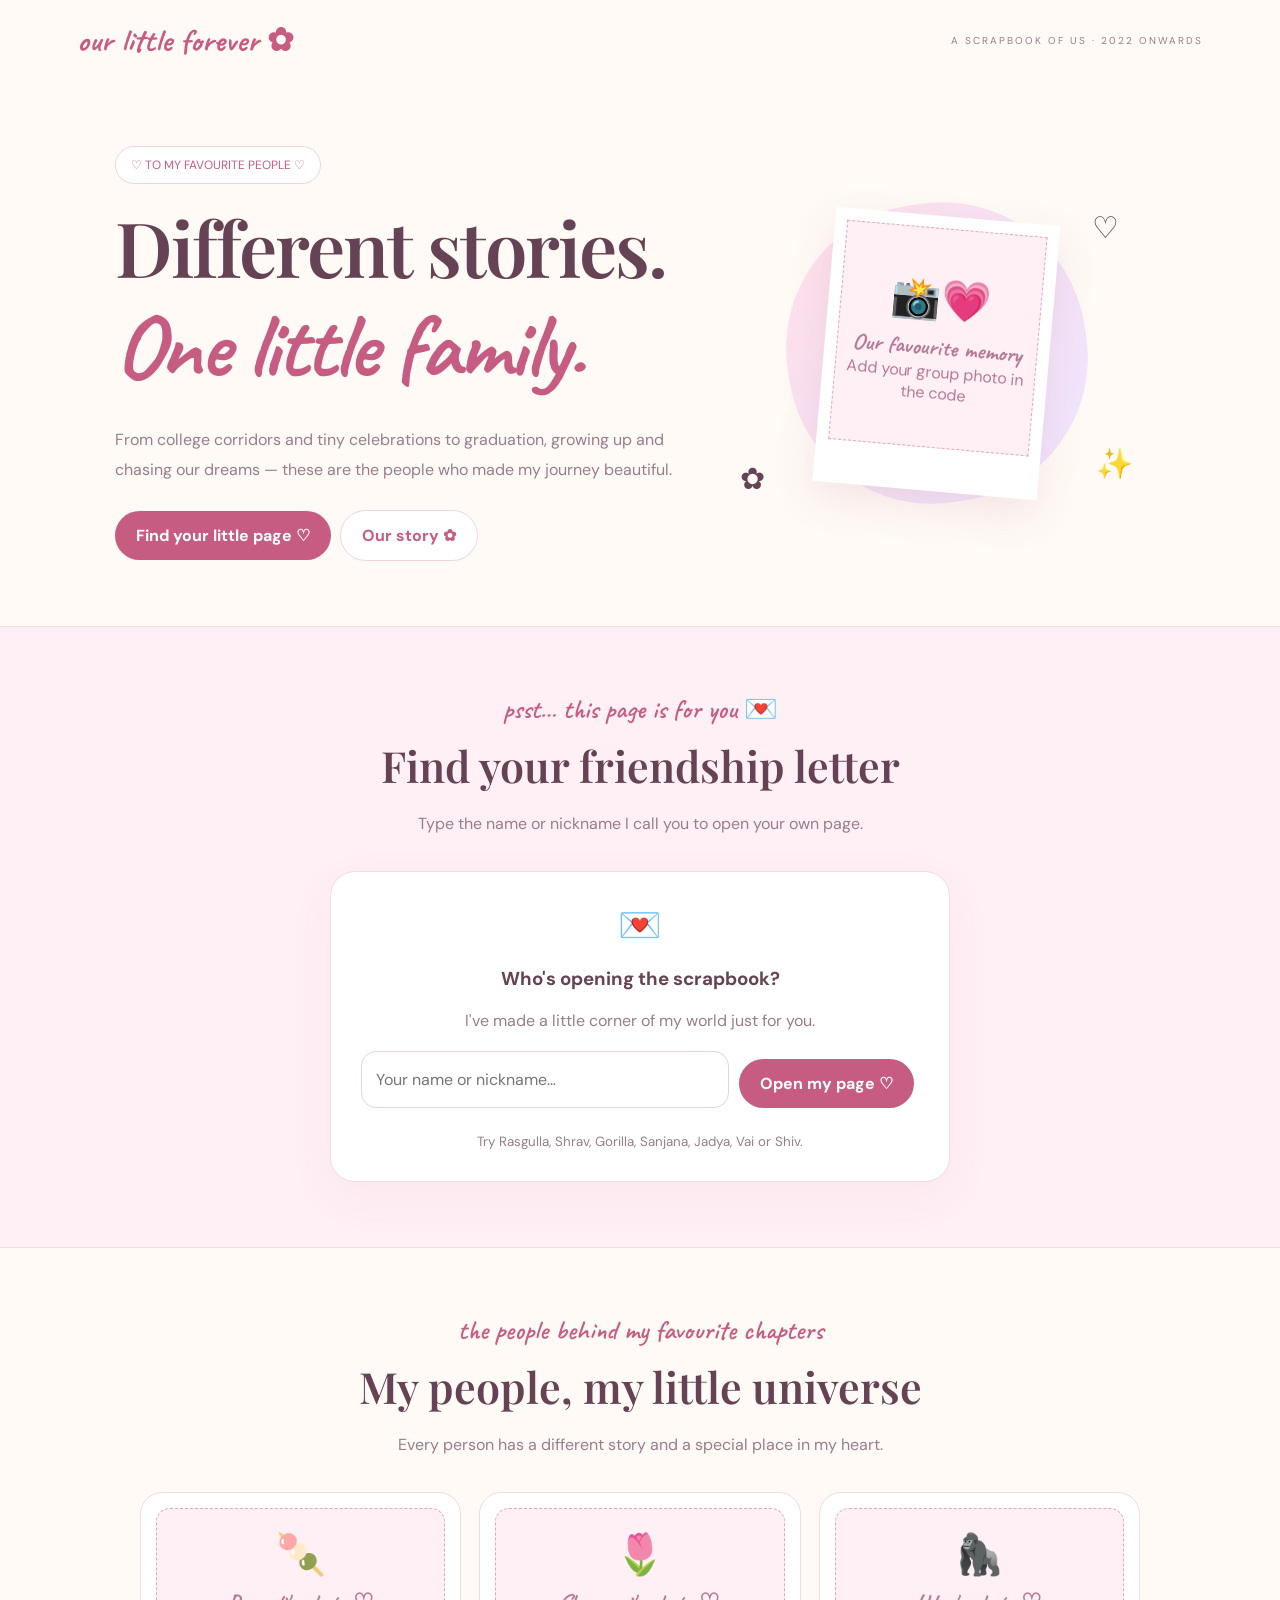
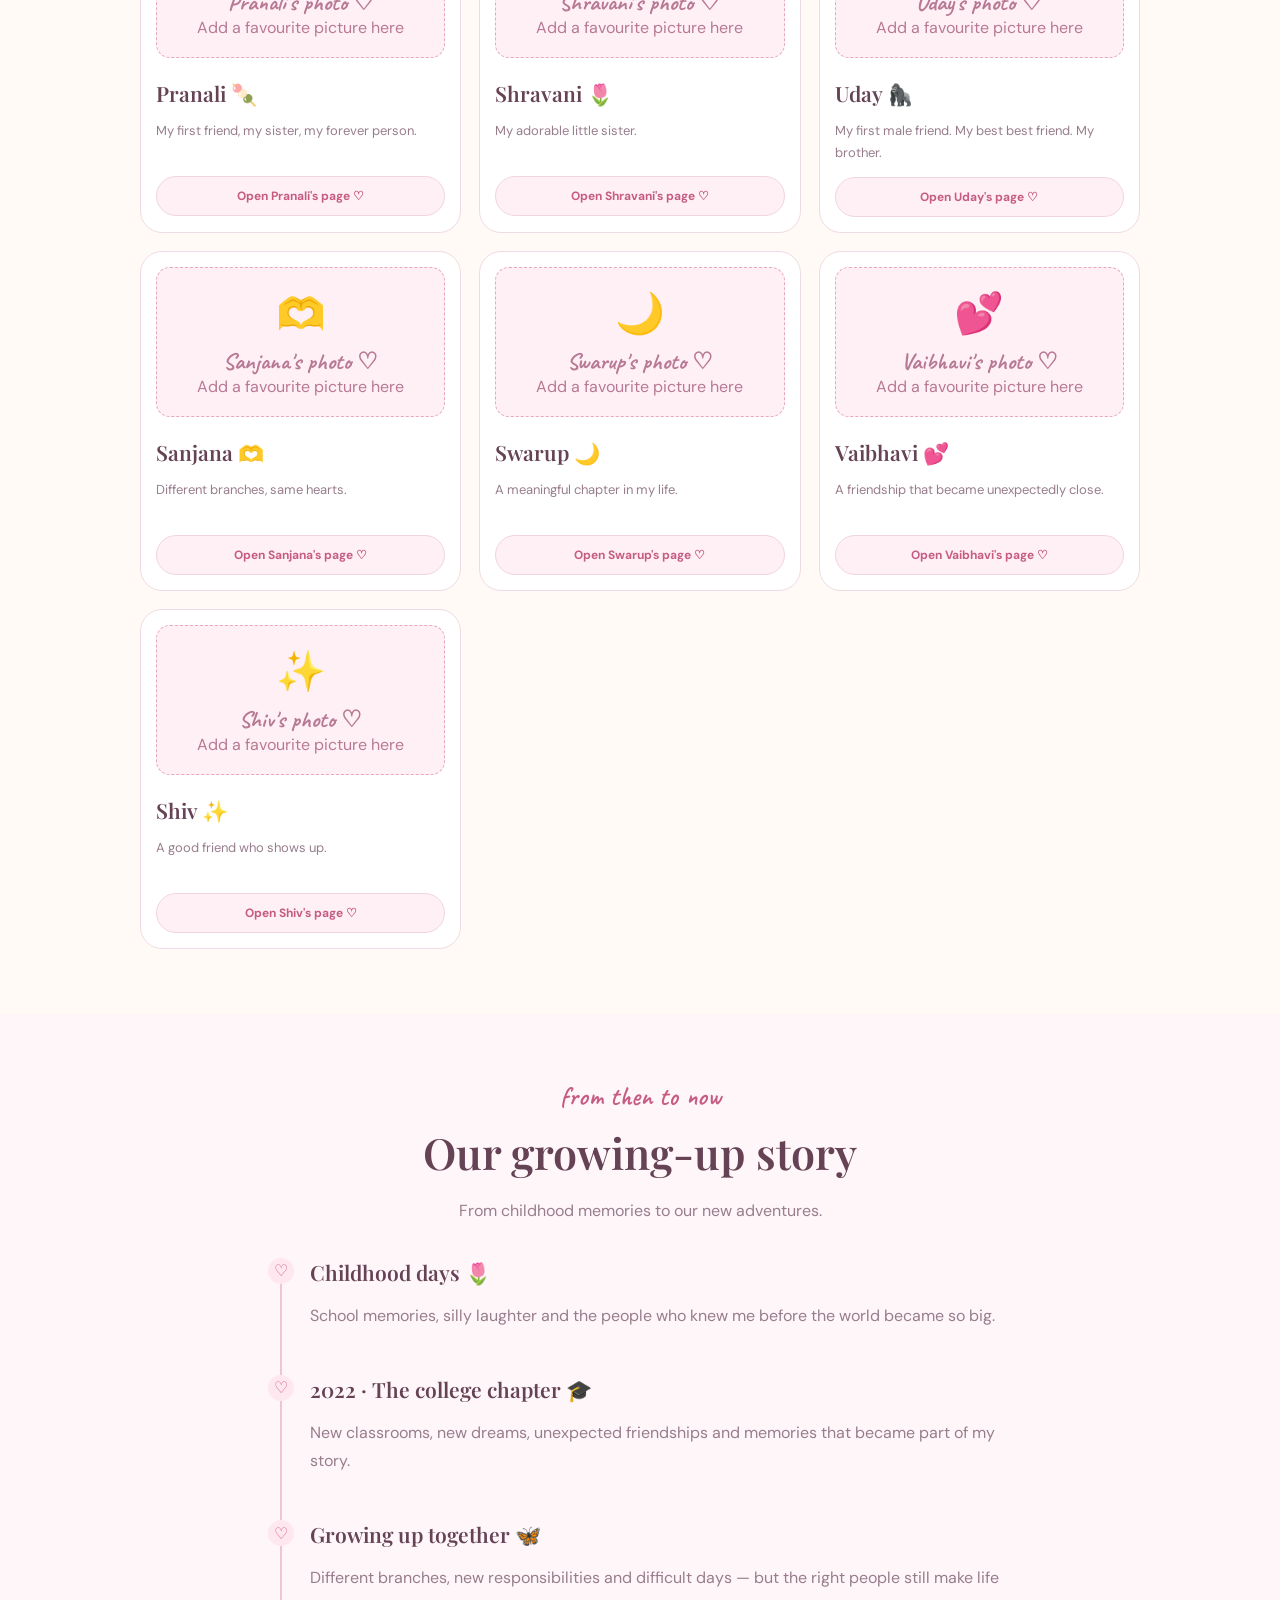
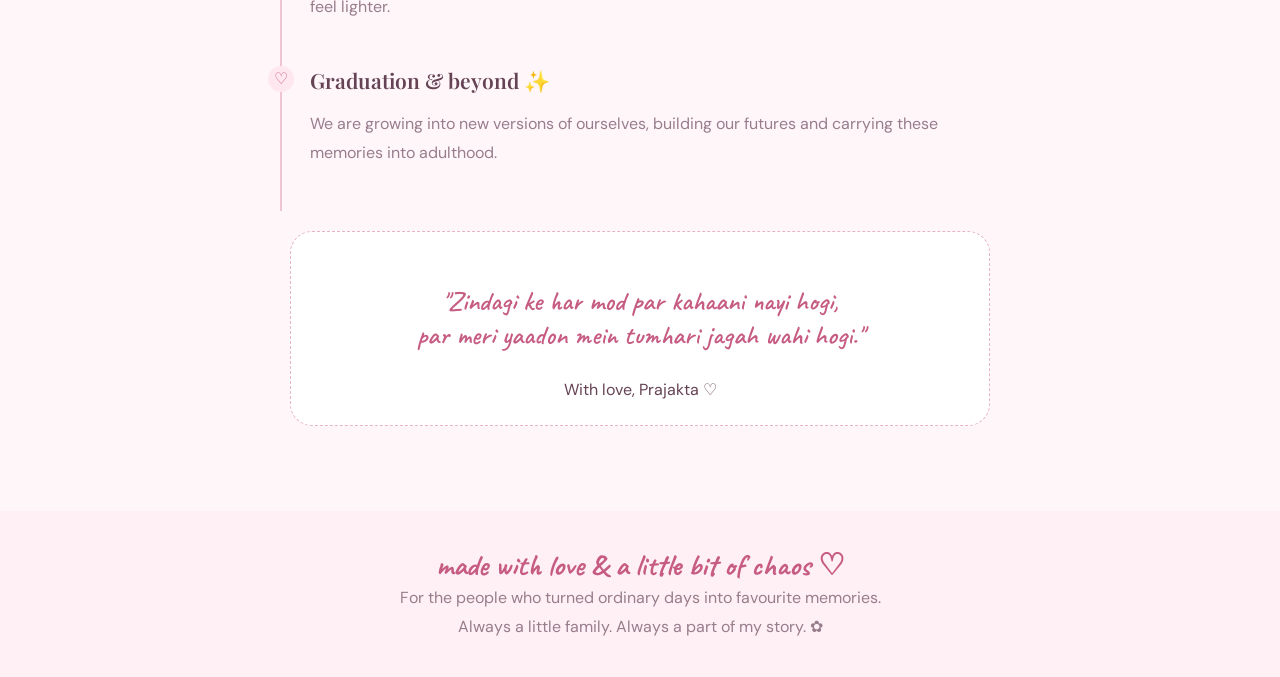
<file: scratch/our-little-forever/index.html>
<!DOCTYPE html>
<html lang="en">
<head>
<meta charset="UTF-8">
<meta name="viewport" content="width=device-width, initial-scale=1.0">
<title>Our Little Forever ♡</title>
<link href="https://fonts.googleapis.com/css2?family=DM+Sans:wght@400;500;600;700&family=Playfair+Display:wght@500;600;700&family=Caveat:wght@500;600;700&display=swap" rel="stylesheet">

<style>
:root {
  --pink: #f4b5c9;
  --rose: #c65c82;
  --light: #fff0f5;
  --cream: #fffaf5;
  --lavender: #f0eaff;
  --ink: #654354;
  --muted: #987d8c;
}
* { box-sizing: border-box; }
html { scroll-behavior: smooth; }
body {
  margin: 0;
  background: var(--cream);
  color: var(--ink);
  font-family: 'DM Sans', sans-serif;
}
button, input { font: inherit; }
button { cursor: pointer; }
header {
  display: flex;
  justify-content: space-between;
  align-items: center;
  padding: 20px 6%;
}
.logo {
  font: 700 32px 'Caveat', cursive;
  color: var(--rose);
}
.small-label {
  font-size: 10px;
  letter-spacing: 2px;
  color: var(--muted);
  text-transform: uppercase;
}
.hero {
  max-width: 1100px;
  margin: auto;
  padding: 65px 25px;
  display: grid;
  grid-template-columns: 1.1fr .9fr;
  align-items: center;
  gap: 35px;
}
.pill {
  display: inline-block;
  background: white;
  border: 1px solid #f4d3df;
  border-radius: 40px;
  padding: 10px 15px;
  color: var(--rose);
  font-size: 12px;
}
h1 {
  font: 600 clamp(44px, 6vw, 76px)/1.08 'Playfair Display', serif;
  margin: 22px 0;
  letter-spacing: -2px;
}
h1 em {
  color: var(--rose);
  font: 700 1.2em 'Caveat', cursive;
}
.hero p {
  line-height: 1.9;
  color: var(--muted);
}
.btn {
  border: none;
  border-radius: 30px;
  padding: 14px 21px;
  font-weight: 700;
  margin: 8px 5px 0 0;
  transition: .25s;
}
.btn:hover { transform: translateY(-3px); }
.primary { background: var(--rose); color: white; }
.secondary { background: white; color: var(--rose); border: 1px solid #f0d4df; }

.hero-art {
  position: relative;
  min-height: 340px;
  display: grid;
  place-items: center;
}
.sun {
  position: absolute;
  width: 300px;
  height: 300px;
  border-radius: 48%;
  background: linear-gradient(135deg,#ffe0ea,#eee5ff);
  transform: rotate(-9deg);
}
.polaroid {
  z-index: 1;
  width: 225px;
  height: 275px;
  background: white;
  padding: 12px 12px 43px;
  box-shadow: 0 15px 40px #a9587820;
  transform: rotate(5deg);
}
.photo {
  width: 100%;
  height: 100%;
  background: #fff0f5;
  border: 1px dashed #e7a7be;
  display: flex;
  flex-direction: column;
  align-items: center;
  justify-content: center;
  text-align: center;
  padding: 10px;
  color: #b77994;
  overflow: hidden;
}
.photo img {
  width: 100%;
  height: 100%;
  object-fit: cover;
}
.photo .emoji { font-size: 40px; }
.photo strong {
  font: 700 23px 'Caveat', cursive;
  margin-top: 8px;
}
.float {
  position: absolute;
  font-size: 30px;
  animation: float 3s infinite ease-in-out;
}
.f1 { top: 25px; right: 10%; }
.f2 { bottom: 25px; left: 7%; animation-delay: 1s; }
.f3 { bottom: 40px; right: 7%; animation-delay: 1.5s; }
@keyframes float {
  50% { transform: translateY(-13px) rotate(10deg); }
}

section { padding: 65px 22px; }
.section-inner { max-width: 1000px; margin: auto; }
.section-head { text-align: center; margin-bottom: 32px; }
.script {
  font: 600 27px 'Caveat', cursive;
  color: var(--rose);
}
h2 {
  font: 600 clamp(30px,4vw,43px) 'Playfair Display', serif;
  margin: 10px 0;
}
.section-head p {
  color: var(--muted);
  line-height: 1.8;
}
.login-section {
  background: #fff0f5;
  border-top: 1px solid #f6dce6;
  border-bottom: 1px solid #f6dce6;
}
.login-card {
  max-width: 620px;
  margin: auto;
  padding: 30px;
  border-radius: 25px;
  background: white;
  border: 1px solid #f1dce5;
  text-align: center;
  box-shadow: 0 15px 45px #a9587810;
}
.lock { font-size: 35px; }
.name-row {
  display: flex;
  gap: 10px;
  margin-top: 20px;
}
.name-row input {
  flex: 1;
  min-width: 0;
  border: 1px solid #e9d2dc;
  border-radius: 15px;
  padding: 14px;
  outline: none;
}
.name-row input:focus { border-color: var(--rose); }
.error { color: #bd4268; min-height: 22px; font-size: 13px; }

.profile {
  display: none;
  max-width: 760px;
  margin: 28px auto 0;
  background: white;
  border-radius: 25px;
  overflow: hidden;
  border: 1px solid #efd9e2;
  box-shadow: 0 20px 55px #a9587817;
  animation: appear .5s ease;
}
@keyframes appear {
  from { opacity: 0; transform: translateY(15px); }
  to { opacity: 1; transform: translateY(0); }
}
.profile-head {
  padding: 25px;
  background: linear-gradient(120deg,#fff0f5,#f0eaff);
  display: grid;
  grid-template-columns: 125px 1fr;
  gap: 20px;
  align-items: center;
}
.avatar {
  height: 125px;
  width: 125px;
  background: white;
  padding: 7px;
  border-radius: 20px;
}
.avatar .photo { border-radius: 14px; }
.nickname {
  font: 600 24px 'Caveat', cursive;
  color: var(--rose);
}
.profile h3 {
  font: 600 30px 'Playfair Display', serif;
  margin: 5px 0;
}
.profile-head p, .profile-body p {
  line-height: 1.9;
  color: var(--muted);
}
.profile-body { padding: 25px; }
.shayari {
  background: linear-gradient(140deg,#fff0f5,#f5efff);
  border: 1px solid #f2d8e4;
  border-radius: 20px;
  padding: 23px 16px;
  text-align: center;
  margin: 20px 0;
  animation: appear .9s ease;
}
.shayari h4 {
  font: 600 25px 'Caveat', cursive;
  color: var(--rose);
  margin: 0 0 12px;
}
.shayari p {
  font: 600 21px/1.8 'Caveat', cursive !important;
  color: #85536c !important;
  white-space: pre-line;
}
.subhead {
  font-size: 11px;
  letter-spacing: 2px;
  text-transform: uppercase;
  color: var(--rose);
  margin-top: 25px;
}
.memory {
  background: #fff8fa;
  padding: 17px;
  border-radius: 17px;
  border: 1px dashed #eab9cc;
}
.memory strong { display: block; margin-bottom: 7px; }
.profile-bottom {
  display: flex;
  justify-content: space-between;
  align-items: center;
  gap: 12px;
  flex-wrap: wrap;
  margin-top: 22px;
}
.signature {
  font: 600 25px 'Caveat', cursive;
  color: var(--rose);
}

.friends-grid {
  display: grid;
  grid-template-columns: repeat(3,1fr);
  gap: 18px;
}
.friend-card {
  background: white;
  border: 1px solid #f0dbe4;
  border-radius: 22px;
  padding: 15px;
  transition: .25s;
}
.friend-card:hover {
  transform: translateY(-5px);
  box-shadow: 0 15px 35px #a9587817;
}
.friend-card .photo { height: 150px; border-radius: 14px; }
.friend-card h3 {
  font: 600 21px 'Playfair Display', serif;
  margin-bottom: 6px;
}
.friend-card p {
  font-size: 13px;
  line-height: 1.7;
  color: var(--muted);
  min-height: 43px;
}
.friend-card button {
  border: 1px solid #f1d5e0;
  background: #fff0f5;
  color: var(--rose);
  border-radius: 25px;
  padding: 11px;
  font-size: 12px;
  font-weight: 700;
  width: 100%;
}

.timeline {
  max-width: 720px;
  margin: auto;
}
.timeline-item {
  border-left: 2px solid #efc5d5;
  padding: 0 0 28px 28px;
  position: relative;
}
.timeline-item:before {
  content: '♡';
  position: absolute;
  left: -14px;
  top: 0;
  background: #ffe7ef;
  color: var(--rose);
  width: 26px;
  height: 26px;
  border-radius: 50%;
  display: grid;
  place-items: center;
}
.timeline-item strong {
  font: 600 21px 'Playfair Display', serif;
}
.timeline-item p { line-height: 1.8; color: var(--muted); }
.final-note {
  max-width: 700px;
  margin: 20px auto;
  text-align: center;
  background: white;
  border: 1px dashed #e7b3c6;
  border-radius: 22px;
  padding: 25px;
}
.final-note p {
  font: 600 27px 'Caveat', cursive;
  color: var(--rose);
}
footer {
  background: #fff0f5;
  text-align: center;
  padding: 35px 20px;
  color: var(--muted);
  line-height: 1.8;
}
footer .logo { font-size: 30px; }

@media(max-width:750px) {
  .hero { grid-template-columns: 1fr; text-align: center; padding-top: 30px; }
  .hero-art { min-height: 320px; }
  .friends-grid { grid-template-columns: repeat(2,1fr); }
}
@media(max-width:480px) {
  header { padding: 16px; }
  .small-label { font-size: 8px; letter-spacing: 1px; }
  .friends-grid { grid-template-columns: 1fr; }
  .name-row { flex-direction: column; }
  .name-row button { width: 100%; }
  .profile-head { grid-template-columns: 85px 1fr; padding: 17px; gap: 13px; }
  .avatar { width: 85px; height: 85px; }
  .profile h3 { font-size: 23px; }
  .profile-body { padding: 18px; }
  .shayari p { font-size: 19px !important; }
}
</style>
</head>

<body>
<header>
  <div class="logo">our little forever ✿</div>
  <div class="small-label">a scrapbook of us · 2022 onwards</div>
</header>

<main>
<section class="hero">
  <div>
    <span class="pill">♡ TO MY FAVOURITE PEOPLE ♡</span>
    <h1>Different stories.<br><em>One little family.</em></h1>
    <p>
      From college corridors and tiny celebrations to graduation,
      growing up and chasing our dreams — these are the people
      who made my journey beautiful.
    </p>
    <button class="btn primary" onclick="goTo('friend-login')">Find your little page ♡</button>
    <button class="btn secondary" onclick="goTo('our-story')">Our story ✿</button>
  </div>
  <div class="hero-art">
    <div class="sun"></div>
    <div class="float f1">♡</div>
    <div class="float f2">✿</div>
    <div class="float f3">✨</div>
    <div class="polaroid">
      <div class="photo">
        <div class="emoji">📸💗</div>
        <strong>Our favourite memory</strong>
        <span>Add your group photo in the code</span>
      </div>
    </div>
  </div>
</section>

<section class="login-section" id="friend-login">
  <div class="section-inner">
    <div class="section-head">
      <div class="script">psst… this page is for you 💌</div>
      <h2>Find your friendship letter</h2>
      <p>Type the name or nickname I call you to open your own page.</p>
    </div>
    <div class="login-card">
      <div class="lock">💌</div>
      <h3>Who's opening the scrapbook?</h3>
      <p style="color:var(--muted)">I've made a little corner of my world just for you.</p>
      <form class="name-row" id="nameForm">
        <input id="friendName" placeholder="Your name or nickname…" autocomplete="off">
        <button class="btn primary" type="submit">Open my page ♡</button>
      </form>
      <div class="error" id="error"></div>
      <small style="color:var(--muted)">Try Rasgulla, Shrav, Gorilla, Sanjana, Jadya, Vai or Shiv.</small>
    </div>
    <article class="profile" id="profile"></article>
  </div>
</section>

<section id="our-story">
  <div class="section-inner">
    <div class="section-head">
      <div class="script">the people behind my favourite chapters</div>
      <h2>My people, my little universe</h2>
      <p>Every person has a different story and a special place in my heart.</p>
    </div>
    <div class="friends-grid" id="friendsGrid"></div>
  </div>
</section>

<section style="background:#fff6fa">
  <div class="section-inner">
    <div class="section-head">
      <div class="script">from then to now</div>
      <h2>Our growing-up story</h2>
      <p>From childhood memories to our new adventures.</p>
    </div>
    <div class="timeline">
      <div class="timeline-item">
        <strong>Childhood days 🌷</strong>
        <p>School memories, silly laughter and the people who knew me before the world became so big.</p>
      </div>
      <div class="timeline-item">
        <strong>2022 · The college chapter 🎓</strong>
        <p>New classrooms, new dreams, unexpected friendships and memories that became part of my story.</p>
      </div>
      <div class="timeline-item">
        <strong>Growing up together 🦋</strong>
        <p>Different branches, new responsibilities and difficult days — but the right people still make life feel lighter.</p>
      </div>
      <div class="timeline-item">
        <strong>Graduation & beyond ✨</strong>
        <p>We are growing into new versions of ourselves, building our futures and carrying these memories into adulthood.</p>
      </div>
    </div>
    <div class="final-note">
      <p>"Zindagi ke har mod par kahaani nayi hogi,<br>par meri yaadon mein tumhari jagah wahi hogi."</p>
      <span>With love, Prajakta ♡</span>
    </div>
  </div>
</section>
</main>

<footer>
  <div class="logo">made with love & a little bit of chaos ♡</div>
  For the people who turned ordinary days into favourite memories.<br>
  Always a little family. Always a part of my story. ✿
</footer>

<script>
/*
HOW TO ADD PHOTOS:
1. Create a folder called "photos" beside this HTML file.
2. Put each photo in that folder.
3. Replace photo: "" with a path like photo: "photos/pranali.jpg".
4. The same photo will appear in that friend's card and personal page.

This name-entry feature is a fun reveal, NOT a secure password system.
Profile information is included in the website's source code.
*/

const friends = [
{
 id:"pranali", name:"Pranali", nick:"Rasgulla 🍡",
 aliases:["pranali","rasgulla"], emoji:"🍡", photo:"",
 tagline:"My first friend, my sister, my forever person.",
 story:"You are my first friend and so much more than that. You have seen my childhood, my entire school journey and my college days. You have known so many versions of me, and that makes our bond irreplaceable. You will always be my little sister, and I will always be your big sister.",
 memory:"From childhood memories to growing up together, you have a place in my life nobody else can take.",
 bond:"My little sister forever. The kind of friendship that feels like home.",
 shayari:"Bachpan se lekar aaj tak, har kahaani mein tu hai,\nMeri chhoti si duniya ki sabse pyaari nishaani tu hai.\nDost kehna bhi kam hai, tu toh meri behen hai,\nMere har kal aur aaj mein, tera apna sa ghar hai.",
 signoff:"Your badi sister, always ♡"
},
{
 id:"shravani", name:"Shravani", nick:"Shrav 💗",
 aliases:["shravani","shrav","shravu"], emoji:"🌷", photo:"",
 tagline:"My adorable little sister.",
 story:"Shrav, you are my sweet little sister. You and Pranali are my chhoti bahane, and I will always love you both with all my heart. No matter how much we grow up, you will always have that special little-sister place in my life.",
 memory:"All our little talks, laughs and everyday moments that make sisterhood feel so precious.",
 bond:"Chhoti behen by heart — loved, protected and cheered for, always.",
 shayari:"Chhoti si muskaan teri, mere dil ka sukoon hai,\nTeri khushi se hi toh meri duniya khoobsurat hai.\nRishta khoon ka ho ya na ho, pyaar kabhi kam nahi hota,\nMeri chhoti behen, tera saath mere liye anmol hai.",
 signoff:"Your badi sister ♡"
},
{
 id:"uday", name:"Uday", nick:"Chomdaa · Gorilla 🦍",
 aliases:["uday","chomdaa","chomda","gorilla"], emoji:"🦍", photo:"",
 tagline:"My first male friend. My best best friend. My brother.",
 story:"You were my first male friend, and we met in college in 2022. You have stood beside me through good times and bad. Whenever I won a prize in college, after calling my parents, you were the next person I wanted to call. You know my failures, successes, problems and so many little things about my life. You are not just a best friend — you are my brother by heart. And of course, Vai is a special part of this story too.",
 memory:"The celebrations, the difficult days, the random calls and knowing that I have a brother-like friend who understands me.",
 bond:"My chosen family. My first male friend. My best best friend. A brother I am grateful life gave me.",
 shayari:"Khushi ki khabar ho ya aankhon mein nami,\nTujhse baat kiye bina lagti hai har khushi adhoori si.\nDuniya mein dost bahut milenge, par tujhsa bhai nahi,\nMeri har jeet ki khushi mein, tera zikr zaroori hai.",
 signoff:"Teri dost, teri behen — forever ♡"
},
{
 id:"sanjana", name:"Sanjana", nick:"My problem solver 🫶",
 aliases:["sanjana"], emoji:"🫶", photo:"",
 tagline:"Different branches, same hearts.",
 story:"You were my first college best friend. We started in the same class during first year in 2022. From second year, you chose Electrical Engineering while I chose Electronics and Telecommunication Engineering. Our branches became different, but our hearts never did. We can call each other at any time, share every problem and try to find a solution together.",
 memory:"The calls at any hour, the honest conversations and the way we help each other through life's problems.",
 bond:"My problem solver, my trusted person and a friendship that keeps choosing each other.",
 shayari:"Raaste alag hue, par dilon ke raaste nahi,\nBranches badal gayi, par apnepan ke vaaste nahi.\nMeri uljhanon ko suljhane wali meri dost,\nTere jaisa saath mile, toh mushkilein bhi mushkilein nahi.",
 signoff:"Always here for you ♡"
},
{
 id:"swarup", name:"Swarup", nick:"Jadya 🌙",
 aliases:["swarup","jadya"], emoji:"🌙", photo:"",
 tagline:"A meaningful chapter in my life.",
 story:"You have played an important role in my life, and our friendship gave me memories that will always be part of my journey. I value the time, conversations and experiences we shared. I hope life brings you happiness, success and beautiful things. If you ever need me, I want you to know that I will be there for you.",
 memory:"The conversations, experiences and moments that became part of my college story.",
 bond:"A friend who has a meaningful place in my journey and my good wishes, always.",
 shayari:"Kuch yaadein dil mein hamesha muskurati rahengi,\nKuch dosti ki baatein zindagi bhar yaad aayengi.\nWaqt chahe jitne bhi naye mod lekar aaye,\nTere liye meri duaayein hamesha saath jayengi.",
 signoff:"Wishing you good things, always ♡"
},
{
 id:"vaibhavi", name:"Vaibhavi", nick:"Vai 💕",
 aliases:["vaibhavi","vai"], emoji:"💕", photo:"",
 tagline:"A friendship that became unexpectedly close.",
 story:"We met through Uday, and over the last year our friendship has grown into something genuinely sweet. You share your problems with me, and I try my best to help you find solutions. I love the trust and closeness we have built. Our bond has its own little magic — the kind that makes people a little jealous too!",
 memory:"Our honest conversations, sharing our problems and being able to speak from the heart.",
 bond:"A close and trusting friendship that became a lovely part of my life.",
 shayari:"Anjaane se rishte kab apne ban jaate hain,\nKuch log milkar dil ke kareeb aa jaate hain.\nTeri har pareshani mein muskaan dhoondhne ki koshish rahegi,\nHamari pyaari si dosti hamesha dil ke paas rahegi.",
 signoff:"Your friend, always ♡"
},
{
 id:"shiv", name:"Shiv", nick:"My close college friend ✨",
 aliases:["shiv"], emoji:"✨", photo:"",
 tagline:"A good friend who shows up.",
 story:"You are one of my close college friends. Every special relationship does not need the best-friend label to mean something. You have been there for me, and I genuinely value your friendship, support and the memories we share.",
 memory:"Our college memories, conversations and the comfort of knowing I have a good friend I can count on.",
 bond:"A genuine friendship that I am happy became part of my college chapter.",
 shayari:"Har rishte ko naam dena zaroori toh nahi,\nHar apne ki kahaani lafzon mein bayaan hoti nahi.\nTera saath aur teri dosti mere liye khaas hai,\nCollege ki yaadon mein tera bhi ek khoobsurat ehsaas hai.",
 signoff:"Keep being you ♡"
}
];

function goTo(id) {
 document.getElementById(id).scrollIntoView({behavior:"smooth"});
}

function escapeHTML(value) {
 return String(value).replace(/[&<>"']/g, ch => ({
  "&":"&amp;", "<":"&lt;", ">":"&gt;",
  '"':"&quot;", "'":"&#39;"
 }[ch]));
}

function photoContent(friend) {
 if (friend.photo && friend.photo.trim()) {
  return `<img src="${escapeHTML(friend.photo)}" alt="${escapeHTML(friend.name)}">`;
 }
 return `<div class="emoji">${friend.emoji}</div>
 <strong>${escapeHTML(friend.name)}'s photo ♡</strong>
 <span>Add a favourite picture here</span>`;
}

function showFriend(friend) {
 const profile = document.getElementById("profile");
 profile.innerHTML = `
 <div class="profile-head">
  <div class="avatar"><div class="photo">${photoContent(friend)}</div></div>
  <div>
   <div class="nickname">${escapeHTML(friend.nick)}</div>
   <h3>Dear ${escapeHTML(friend.name)} ♡</h3>
   <p>${escapeHTML(friend.tagline)}</p>
  </div>
 </div>
 <div class="profile-body">
  <div class="shayari">
   <h4>A little shayari for you 💌</h4>
   <p>${escapeHTML(friend.shayari)}</p>
   <span>♡ written with love ♡</span>
  </div>
  <div class="subhead">A letter just for you</div>
  <p>${escapeHTML(friend.story)}</p>
  <div class="subhead">Our favourite memories 📸</div>
  <div class="memory">
   <strong>Our little memory corner ♡</strong>
   <p>${escapeHTML(friend.memory)}</p>
   <p>Add your favourite picture using this person's photo field in the JavaScript code.</p>
  </div>
  <div class="subhead">What you mean to me</div>
  <p>${escapeHTML(friend.bond)}</p>
  <div class="profile-bottom">
   <span class="signature">${escapeHTML(friend.signoff)}</span>
   <button class="btn secondary" onclick="closeProfile()">Close my page ✿</button>
  </div>
 </div>`;
 profile.style.display = "block";
 document.getElementById("error").textContent = "";
 profile.scrollIntoView({behavior:"smooth",block:"start"});
}

function closeProfile() {
 document.getElementById("profile").style.display = "none";
 document.getElementById("friendName").value = "";
 goTo("friend-login");
}

document.getElementById("nameForm").addEventListener("submit", event => {
 event.preventDefault();
 const typed = document.getElementById("friendName").value.trim().toLowerCase();
 const friend = friends.find(f =>
  f.aliases.some(alias => alias.toLowerCase() === typed) ||
  f.name.toLowerCase() === typed
 );
 if (!typed) {
  document.getElementById("error").textContent = "Type your name first, bestie ♡";
  return;
 }
 if (friend) {
  showFriend(friend);
 } else {
  document.getElementById("error").textContent =
   "I couldn't find that name. Try your name or nickname 💗";
  document.getElementById("profile").style.display = "none";
 }
});

document.getElementById("friendsGrid").innerHTML = friends.map(friend => `
 <article class="friend-card">
  <div class="photo">${photoContent(friend)}</div>
  <h3>${escapeHTML(friend.name)} ${friend.emoji}</h3>
  <p>${escapeHTML(friend.tagline)}</p>
  <button onclick="showFriend(friends.find(f => f.id === '${friend.id}'))">
   Open ${escapeHTML(friend.name)}'s page ♡
  </button>
 </article>
`).join("");
</script>
</body>
</html>
</file>
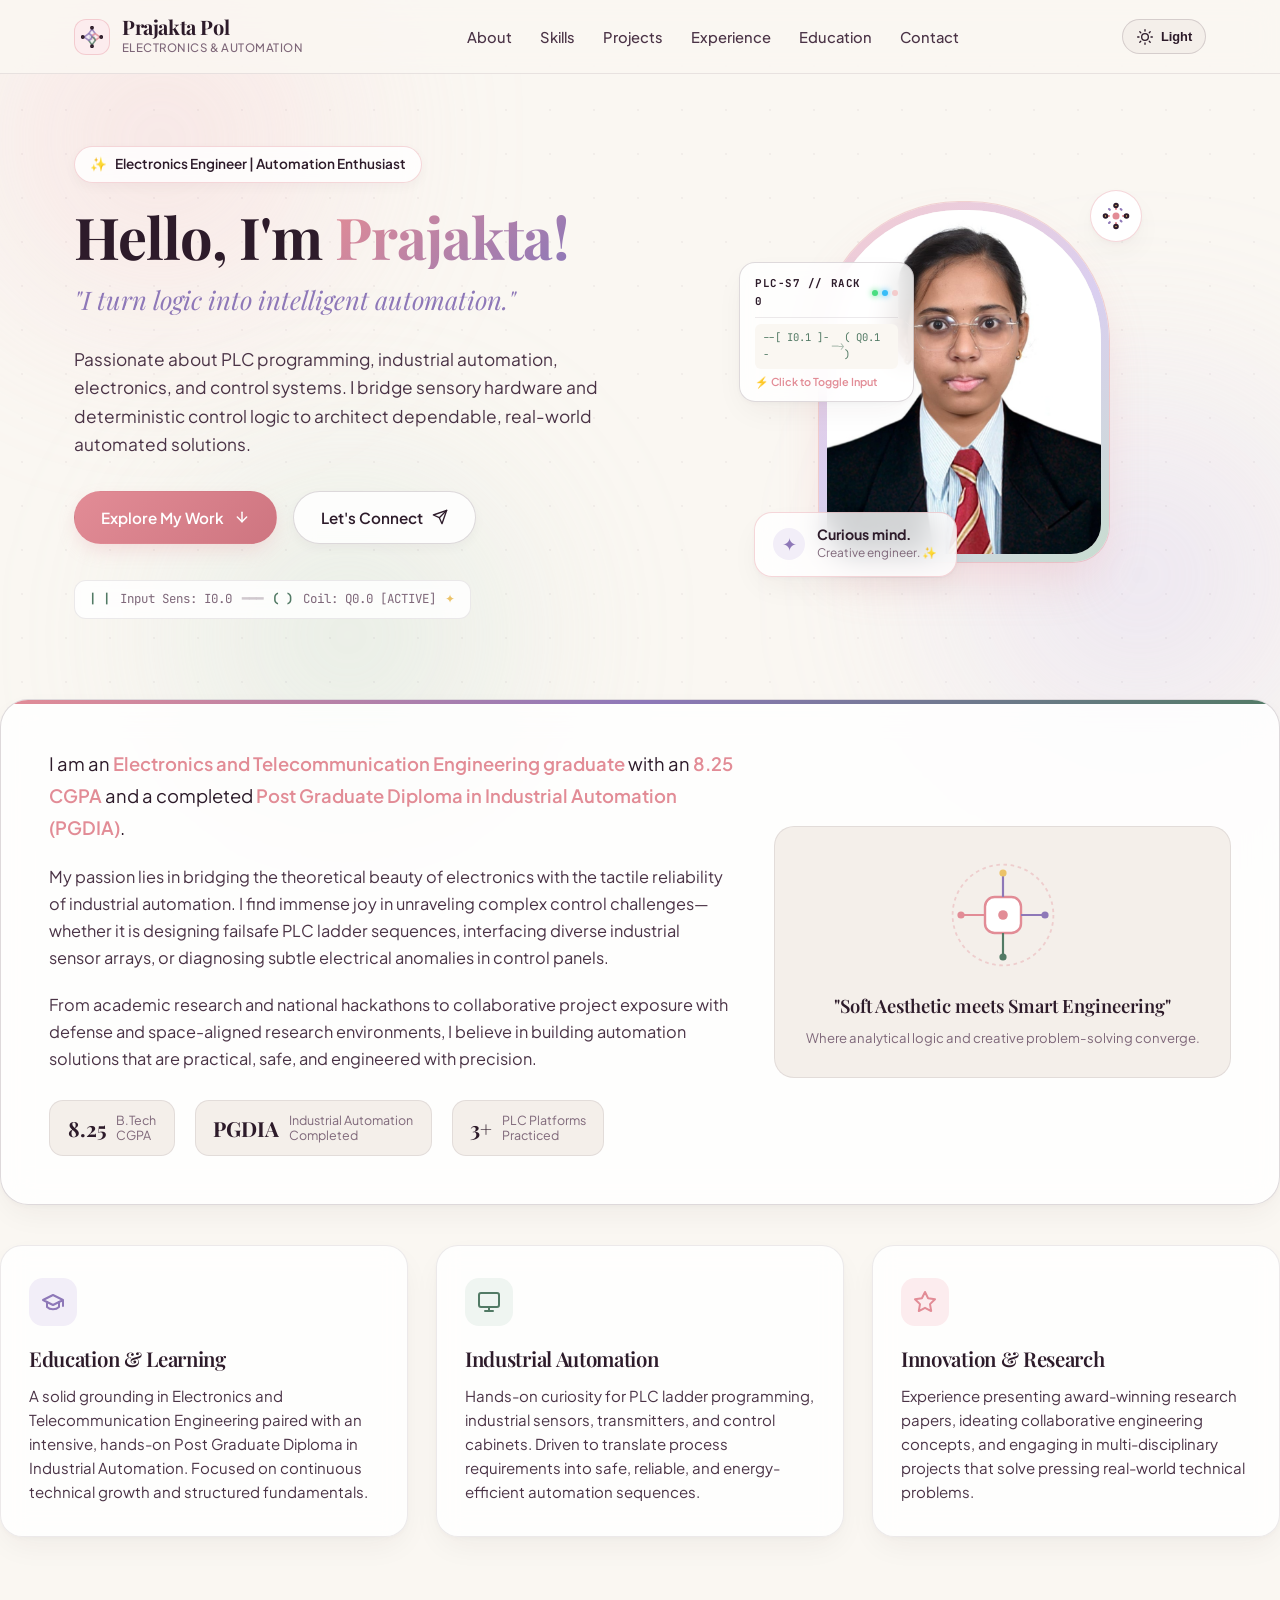
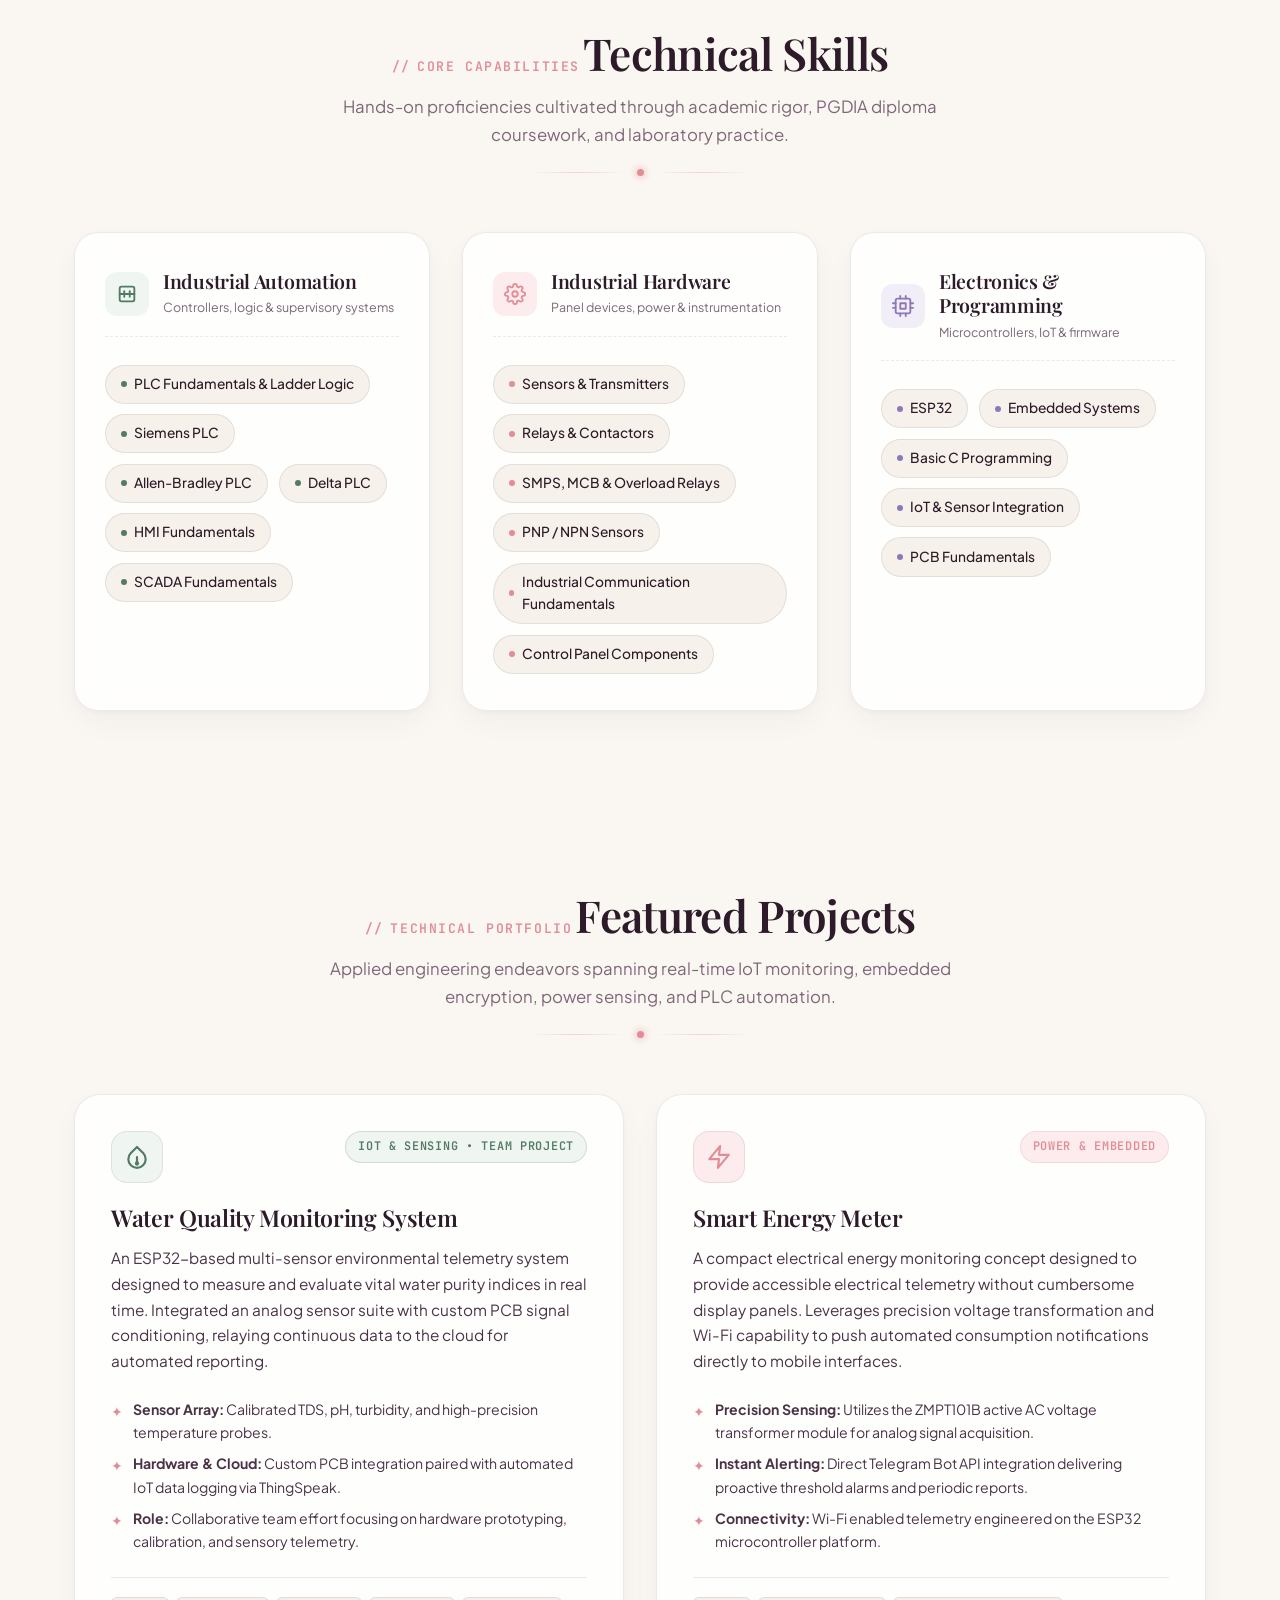
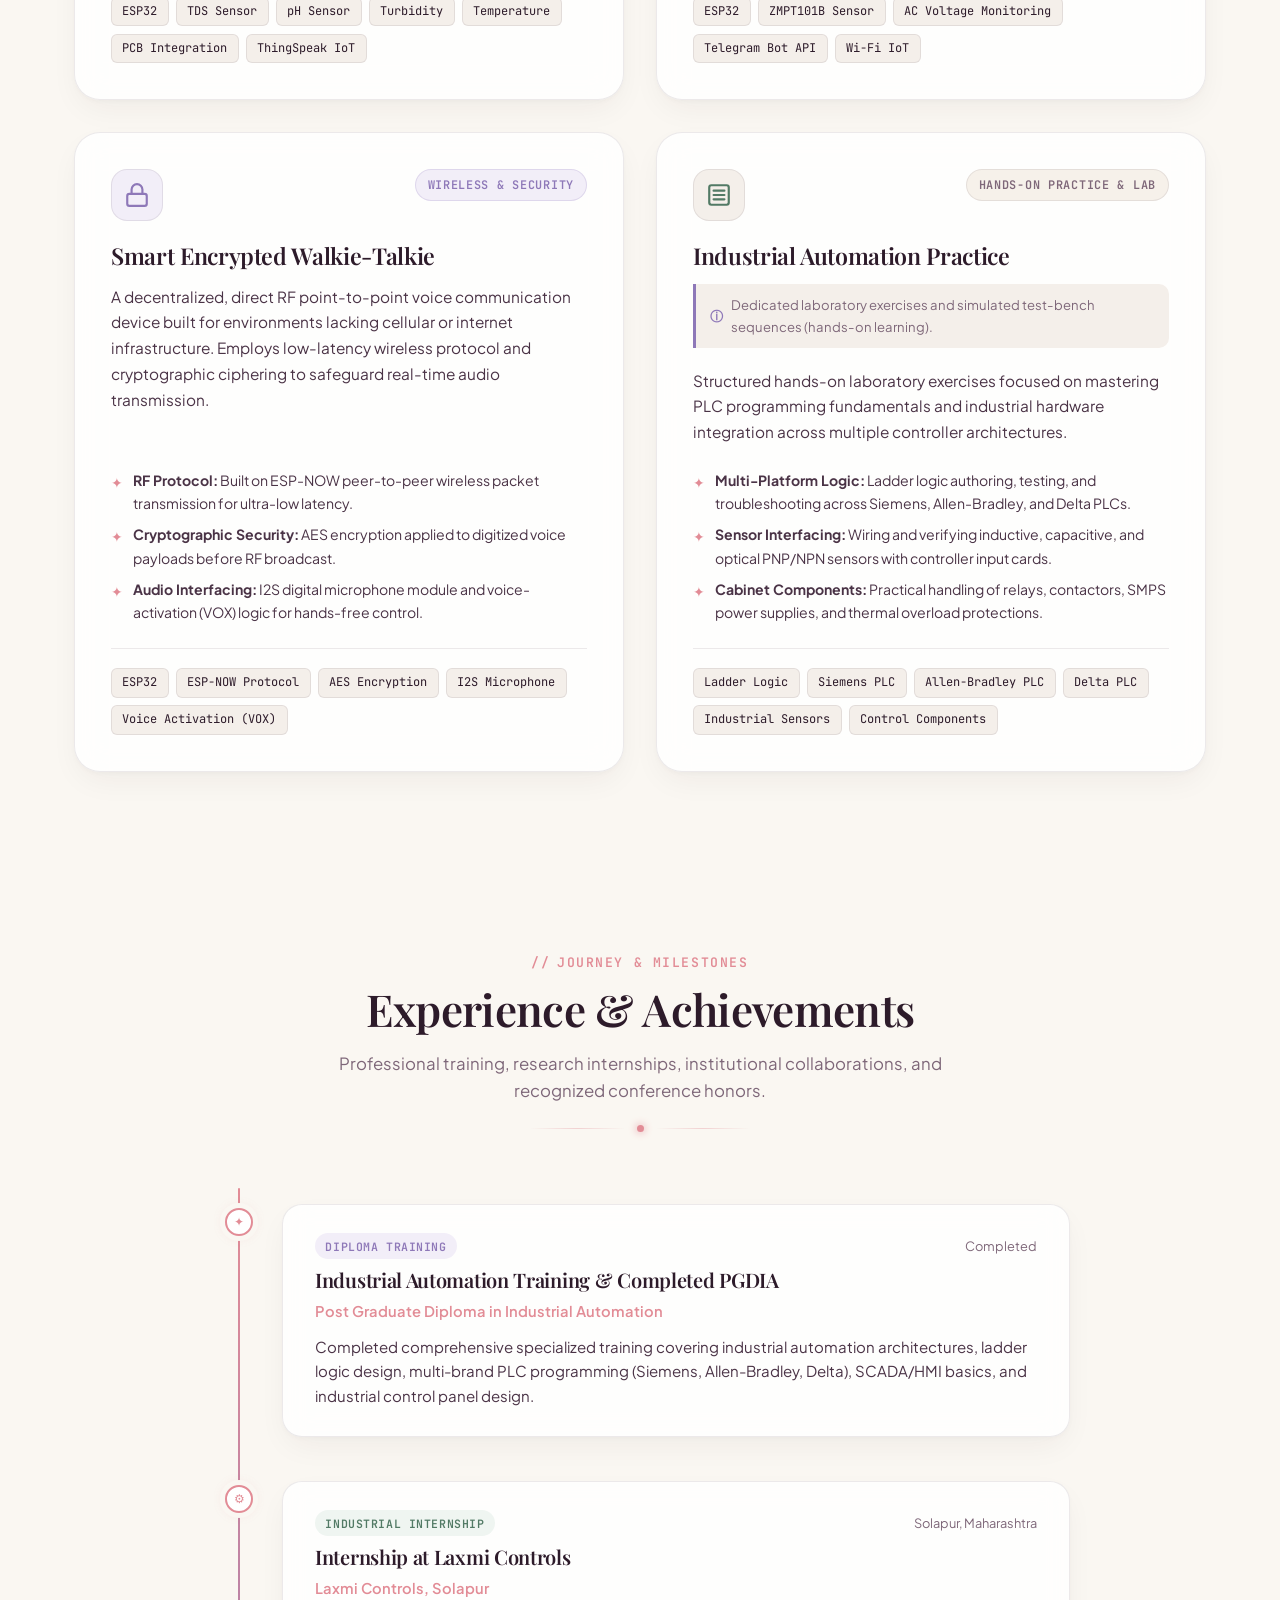
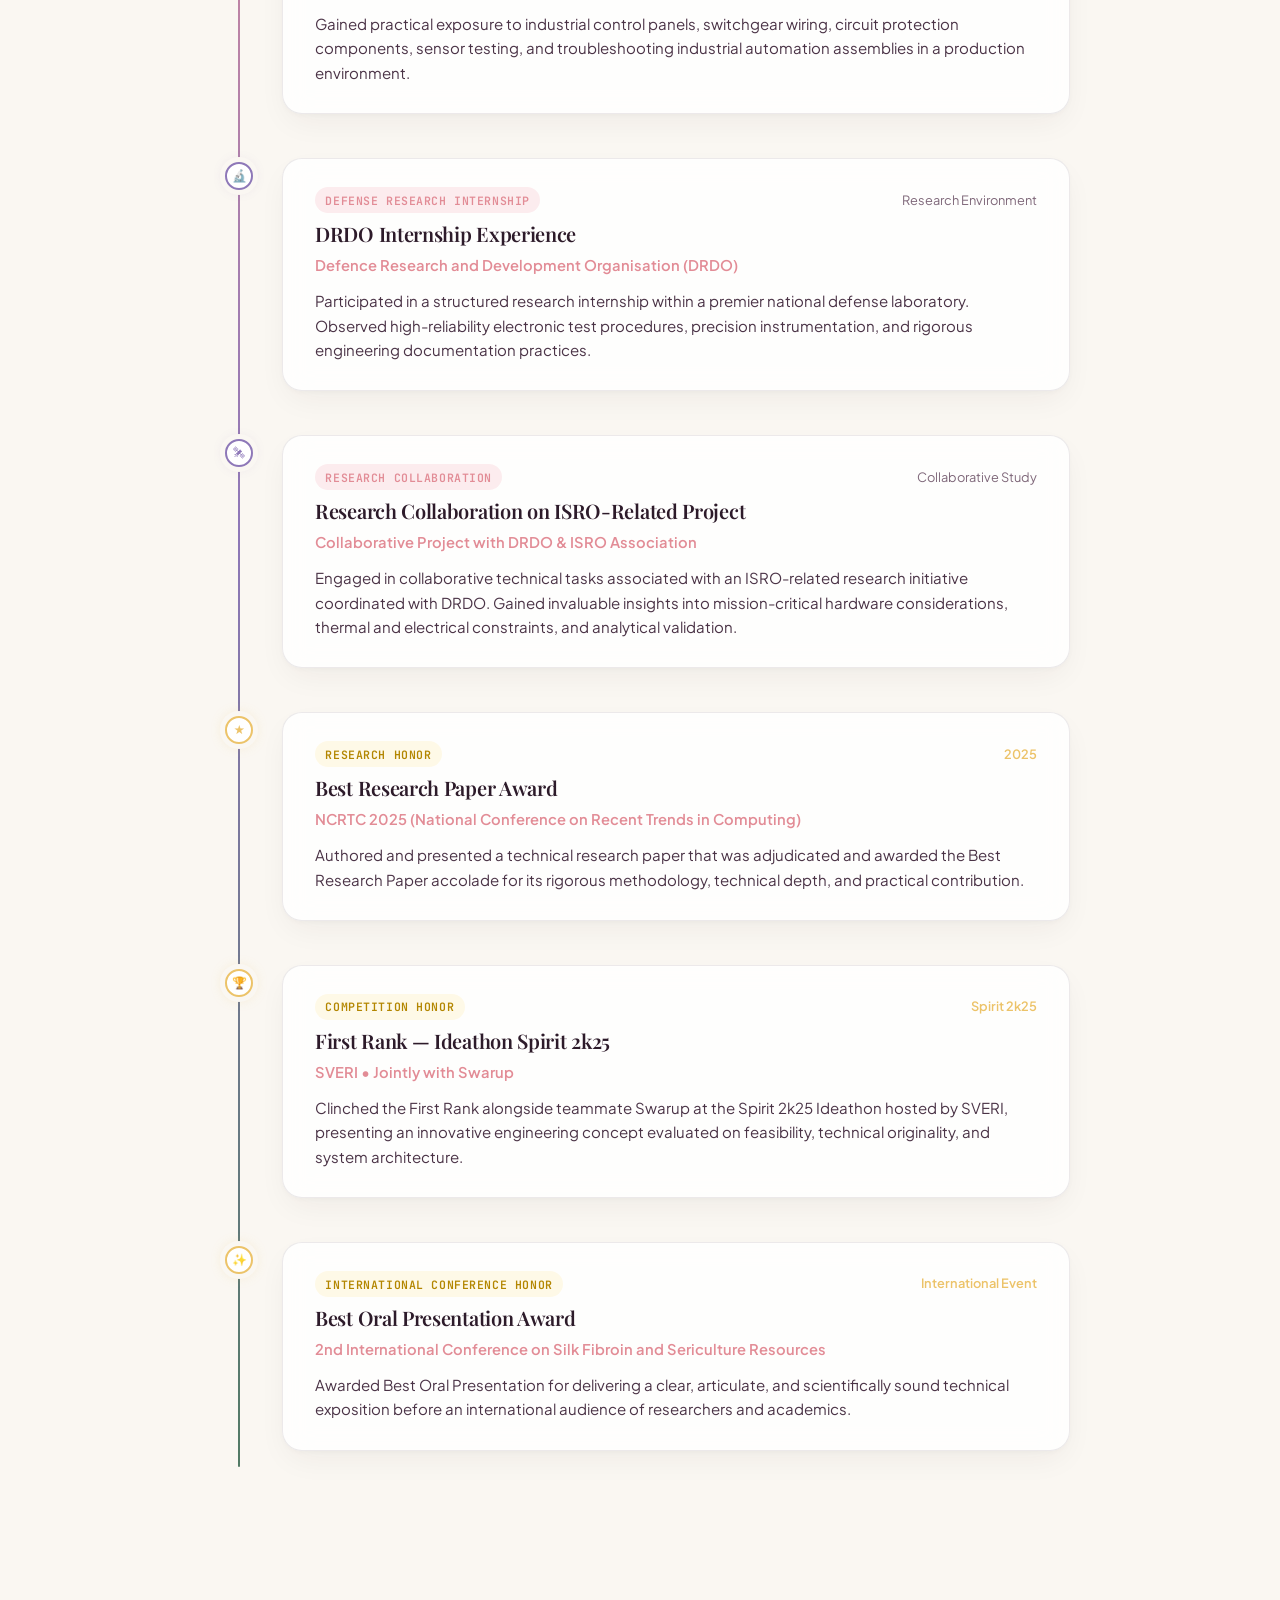
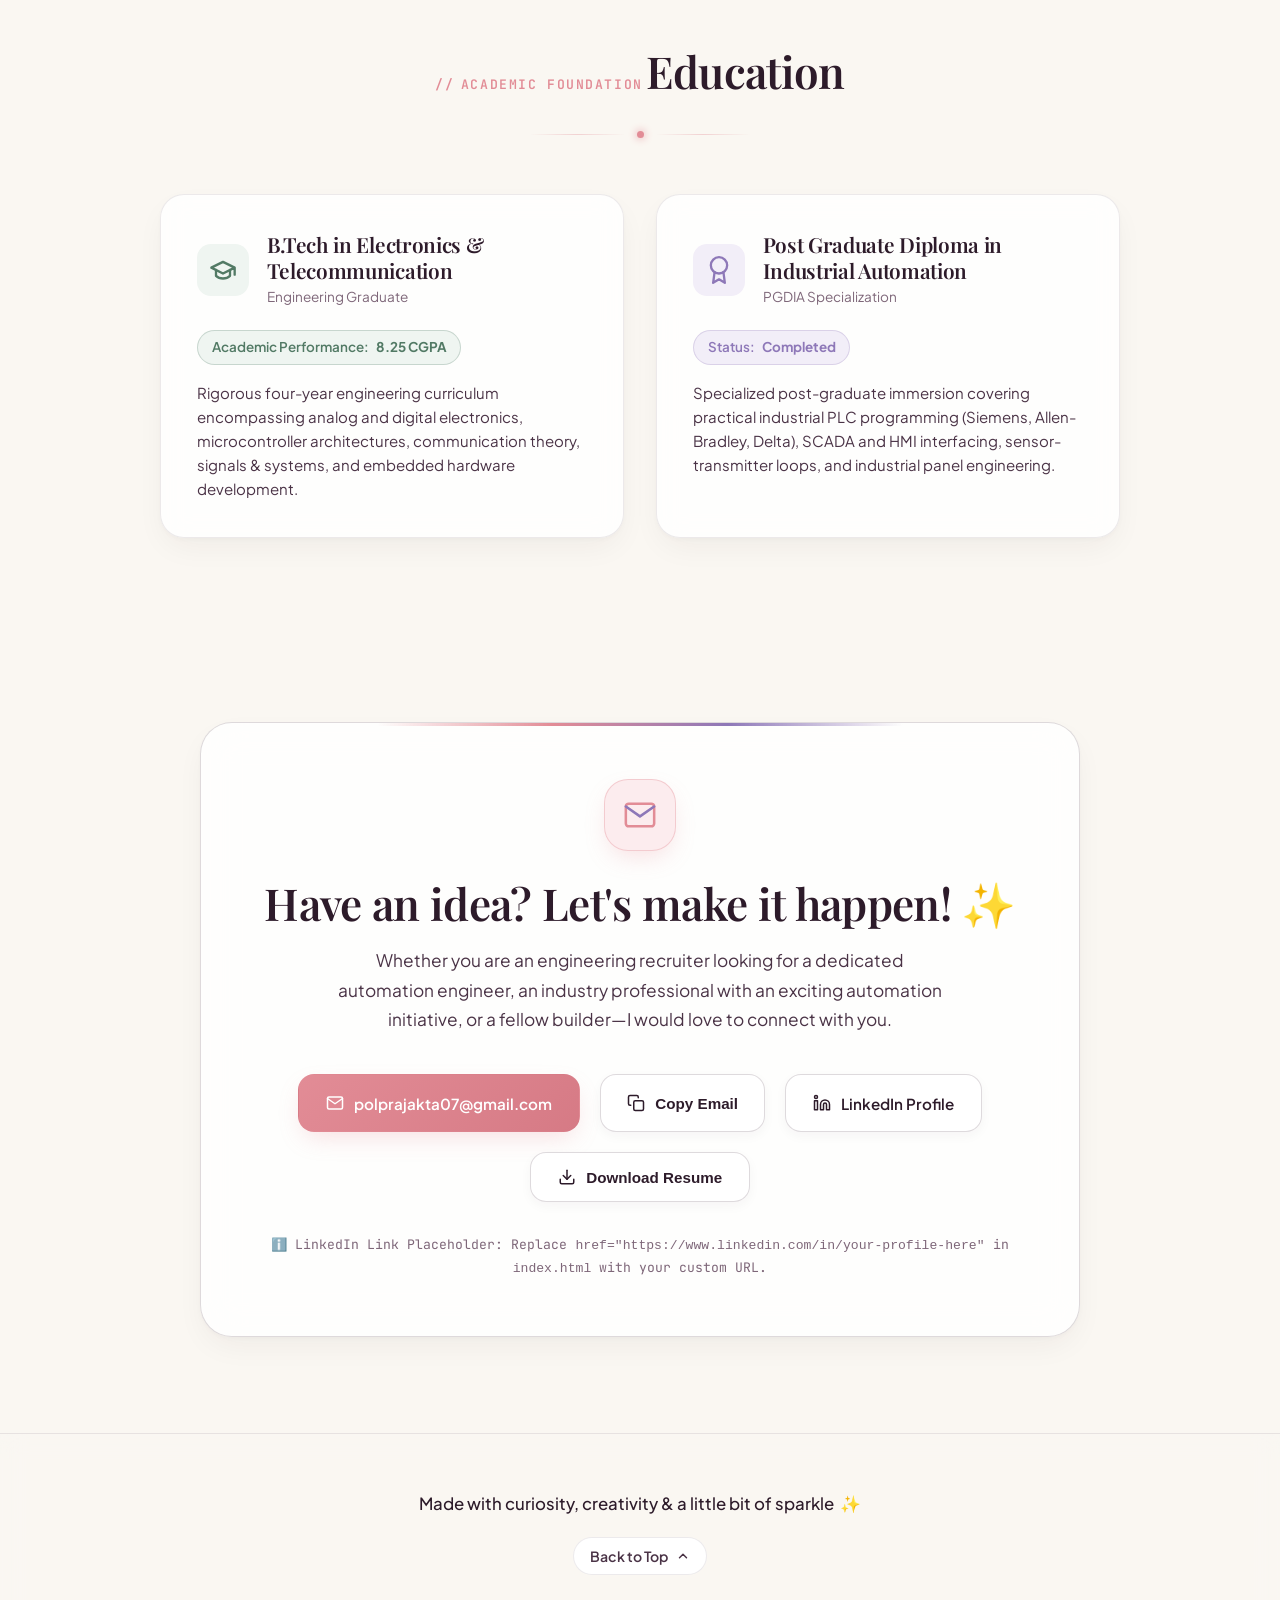
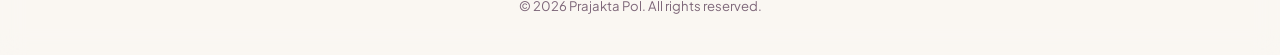
<file: scratch/prajakta-portfolio/index.html>
<!DOCTYPE html>
<html lang="en" data-theme="light">
<head>
  <meta charset="UTF-8" />
  <meta name="viewport" content="width=device-width, initial-scale=1.0" />
  <title>Prajakta Pol | Electronics & Industrial Automation Engineer</title>
  <meta name="description" content="Portfolio of Prajakta Pol - Electronics and Telecommunication Engineer specializing in Industrial Automation, PLC Programming, and Control Systems." />
  
  <!-- Google Fonts: Playfair Display for elegant headings, Plus Jakarta Sans for clean body -->
  <link rel="preconnect" href="https://fonts.googleapis.com" />
  <link rel="preconnect" href="https://fonts.gstatic.com" crossorigin />
  <link href="https://fonts.googleapis.com/css2?family=Playfair+Display:ital,wght@0,400;0,500;0,600;0,700;1,400;1,600&family=Plus+Jakarta+Sans:wght@300;400;500;600;700&family=JetBrains+Mono:wght@400;500&display=swap" rel="stylesheet" />

  <!-- Favicon -->
  <link rel="icon" type="image/svg+xml" href="./favicon.svg" />

  <style>
    /* ==========================================================================
       CSS VARIABLES & THEME SYSTEM (Light & Dark)
       Palette: Warm Ivory, Blush Pink, Lavender, Soft Sage Green, Deep Plum Text
       ========================================================================== */
    :root {
      /* Base & Surfaces */
      --bg-canvas: #FAF7F2;              /* Warm ivory base */
      --bg-canvas-rgb: 250, 247, 242;
      --bg-surface: #FFFFFF;             /* Crisp card surface */
      --bg-surface-glass: rgba(255, 255, 255, 0.82);
      --bg-subtle: #F4EFEA;              /* Secondary surface */
      --bg-pill: #F6F1EA;

      /* Brand Palette */
      --color-plum: #2D1B2A;             /* Deep plum primary text */
      --color-plum-light: #4A3346;       /* Plum secondary text */
      --color-plum-muted: #7E6779;       /* Muted plum text */
      --color-plum-rgb: 45, 27, 42;

      --blush-light: #FCECEE;
      --blush-base: #F5CBD0;
      --blush-accent: #E28C96;
      --blush-glow: rgba(226, 140, 150, 0.28);

      --lavender-light: #F2EEF8;
      --lavender-base: #DACFF0;
      --lavender-accent: #8E78B8;
      --lavender-glow: rgba(142, 120, 184, 0.25);

      --sage-light: #EFF5F1;
      --sage-base: #C8DDD0;
      --sage-accent: #527A65;
      --sage-glow: rgba(82, 122, 101, 0.22);

      --gold-sparkle: #ECC369;

      /* UI Accents */
      --border-subtle: rgba(74, 51, 70, 0.1);
      --border-medium: rgba(74, 51, 70, 0.18);
      --border-accent: rgba(226, 140, 150, 0.35);

      --shadow-sm: 0 4px 12px rgba(45, 27, 42, 0.04);
      --shadow-card: 0 12px 32px -6px rgba(45, 27, 42, 0.06), 0 2px 6px rgba(45, 27, 42, 0.03);
      --shadow-hover: 0 20px 40px -10px rgba(45, 27, 42, 0.12), 0 0 0 1px var(--blush-accent);

      /* Typography */
      --font-serif: 'Playfair Display', Georgia, serif;
      --font-sans: 'Plus Jakarta Sans', -apple-system, BlinkMacSystemFont, 'Segoe UI', Roboto, sans-serif;
      --font-mono: 'JetBrains Mono', monospace;

      --transition-smooth: all 0.32s cubic-bezier(0.16, 1, 0.3, 1);
    }

    [data-theme="dark"] {
      /* Dark Mode Palette: Velvet Midnight Plum, Luminous Blush, Lavender Glow */
      --bg-canvas: #160E18;
      --bg-canvas-rgb: 22, 14, 24;
      --bg-surface: #221526;
      --bg-surface-glass: rgba(34, 21, 38, 0.86);
      --bg-subtle: #2B1C30;
      --bg-pill: #34223A;

      --color-plum: #FBF7F2;             /* Luminous ivory in dark */
      --color-plum-light: #D9C8D6;       /* Warm silvery mauve */
      --color-plum-muted: #9E889A;
      --color-plum-rgb: 251, 247, 242;

      --blush-light: #381E27;
      --blush-base: #F597A4;
      --blush-accent: #FFAEBA;
      --blush-glow: rgba(255, 174, 186, 0.28);

      --lavender-light: #2A1D3A;
      --lavender-base: #BFAEE3;
      --lavender-accent: #D2C4F5;
      --lavender-glow: rgba(210, 196, 245, 0.22);

      --sage-light: #1A2B23;
      --sage-base: #8EBF9F;
      --sage-accent: #AEE2C3;
      --sage-glow: rgba(174, 226, 195, 0.2);

      --gold-sparkle: #F6D888;

      --border-subtle: rgba(251, 247, 242, 0.1);
      --border-medium: rgba(251, 247, 242, 0.18);
      --border-accent: rgba(245, 151, 164, 0.4);

      --shadow-sm: 0 4px 14px rgba(0, 0, 0, 0.3);
      --shadow-card: 0 16px 36px -8px rgba(0, 0, 0, 0.45);
      --shadow-hover: 0 22px 48px -10px rgba(0, 0, 0, 0.6), 0 0 0 1px var(--blush-accent);
    }

    /* ==========================================================================
       GLOBAL RESET & BASE STYLES
       ========================================================================== */
    *, *::before, *::after {
      box-sizing: border-box;
      margin: 0;
      padding: 0;
    }

    html {
      scroll-behavior: smooth;
      font-size: 16px;
    }

    body {
      background-color: var(--bg-canvas);
      color: var(--color-plum);
      font-family: var(--font-sans);
      line-height: 1.65;
      overflow-x: hidden;
      transition: background-color 0.4s ease, color 0.4s ease;
      position: relative;
      -webkit-font-smoothing: antialiased;
    }

    /* Ambient Background Texture: Soft Circuit Watermark & Gentle Mesh Glows */
    .ambient-bg {
      position: fixed;
      inset: 0;
      pointer-events: none;
      z-index: 0;
      overflow: hidden;
    }

    .ambient-orb {
      position: absolute;
      border-radius: 50%;
      filter: blur(90px);
      opacity: 0.55;
      animation: floatOrb 18s ease-in-out infinite alternate;
    }

    .ambient-orb-1 {
      top: -100px;
      left: -80px;
      width: 480px;
      height: 480px;
      background: radial-gradient(circle, var(--blush-base), transparent 70%);
    }

    .ambient-orb-2 {
      top: 35%;
      right: -120px;
      width: 520px;
      height: 520px;
      background: radial-gradient(circle, var(--lavender-base), transparent 70%);
      animation-delay: -6s;
    }

    .ambient-orb-3 {
      bottom: 5%;
      left: 10%;
      width: 440px;
      height: 440px;
      background: radial-gradient(circle, var(--sage-base), transparent 70%);
      animation-delay: -11s;
    }

    @keyframes floatOrb {
      0% { transform: translate(0, 0) scale(1); }
      50% { transform: translate(30px, 40px) scale(1.08); }
      100% { transform: translate(-25px, 20px) scale(0.96); }
    }

    /* Subtle circuit traces in background */
    .circuit-grid-overlay {
      position: fixed;
      inset: 0;
      background-image: 
        radial-gradient(circle at 50% 50%, var(--border-subtle) 1px, transparent 1px);
      background-size: 44px 44px;
      opacity: 0.45;
      pointer-events: none;
      z-index: 0;
    }

    /* Container */
    .container {
      width: 100%;
      max-width: 1180px;
      margin: 0 auto;
      padding: 0 1.5rem;
      position: relative;
      z-index: 1;
    }

    /* ==========================================================================
       TYPOGRAPHY
       ========================================================================== */
    h1, h2, h3, h4, .font-serif {
      font-family: var(--font-serif);
      font-weight: 600;
      color: var(--color-plum);
      letter-spacing: -0.015em;
      line-height: 1.25;
    }

    p {
      color: var(--color-plum-light);
      font-size: 1.025rem;
    }

    /* Badge & Micro Pills */
    .aesthetic-badge {
      display: inline-flex;
      align-items: center;
      gap: 0.5rem;
      padding: 0.38rem 0.95rem;
      border-radius: 9999px;
      background: var(--bg-surface-glass);
      backdrop-filter: blur(10px);
      border: 1px solid var(--border-accent);
      color: var(--color-plum);
      font-size: 0.85rem;
      font-weight: 600;
      box-shadow: var(--shadow-sm);
      margin-bottom: 1.25rem;
    }

    .badge-sparkle {
      color: var(--gold-sparkle);
      display: inline-block;
      animation: sparkleRotate 3.5s ease-in-out infinite;
    }

    @keyframes sparkleRotate {
      0%, 100% { transform: rotate(0deg) scale(1); }
      50% { transform: rotate(20deg) scale(1.2); }
    }

    /* Section Headers */
    .section-header {
      text-align: center;
      max-width: 680px;
      margin: 0 auto 3.5rem auto;
    }

    .section-tag {
      font-family: var(--font-mono);
      font-size: 0.82rem;
      letter-spacing: 0.12em;
      text-transform: uppercase;
      color: var(--blush-accent);
      font-weight: 600;
      display: inline-flex;
      align-items: center;
      gap: 0.4rem;
      margin-bottom: 0.5rem;
    }

    .section-title {
      font-size: clamp(2rem, 3.6vw, 2.75rem);
      margin-bottom: 0.85rem;
      position: relative;
      display: inline-block;
    }

    .section-subtitle {
      font-size: 1.05rem;
      color: var(--color-plum-muted);
    }

    /* Circuit Trace Divider */
    .circuit-divider {
      display: flex;
      align-items: center;
      justify-content: center;
      gap: 0.75rem;
      margin: 1.25rem auto 0 auto;
      max-width: 220px;
    }

    .circuit-divider .line {
      flex: 1;
      height: 1px;
      background: linear-gradient(90deg, transparent, var(--border-accent), transparent);
    }

    .circuit-divider .node {
      width: 7px;
      height: 7px;
      border-radius: 50%;
      background: var(--blush-accent);
      box-shadow: 0 0 8px var(--blush-accent);
    }

    /* ==========================================================================
       BUTTONS
       ========================================================================== */
    .btn {
      display: inline-flex;
      align-items: center;
      justify-content: center;
      gap: 0.6rem;
      padding: 0.82rem 1.65rem;
      border-radius: 9999px;
      font-size: 0.95rem;
      font-weight: 600;
      text-decoration: none;
      cursor: pointer;
      transition: var(--transition-smooth);
      border: 1px solid transparent;
      outline: none;
    }

    .btn-primary {
      background: linear-gradient(135deg, var(--blush-accent), #CE7580);
      color: #FFFFFF;
      box-shadow: 0 8px 20px -4px var(--blush-glow);
    }

    [data-theme="dark"] .btn-primary {
      background: linear-gradient(135deg, #E67A88, #C45F6D);
      color: #FFFFFF;
      box-shadow: 0 8px 20px -4px rgba(230, 122, 136, 0.4);
    }

    .btn-primary:hover {
      transform: translateY(-2px);
      box-shadow: 0 12px 26px -4px var(--blush-glow);
    }

    .btn-secondary {
      background: var(--bg-surface-glass);
      backdrop-filter: blur(10px);
      color: var(--color-plum);
      border-color: var(--border-medium);
      box-shadow: var(--shadow-sm);
    }

    .btn-secondary:hover {
      background: var(--bg-surface);
      border-color: var(--blush-accent);
      transform: translateY(-2px);
      box-shadow: var(--shadow-card);
    }

    /* ==========================================================================
       HEADER & NAVIGATION BAR
       ========================================================================== */
    .header-nav {
      position: sticky;
      top: 0;
      width: 100%;
      z-index: 100;
      padding: 1rem 0;
      backdrop-filter: blur(16px);
      -webkit-backdrop-filter: blur(16px);
      background: rgba(var(--bg-canvas-rgb), 0.82);
      border-bottom: 1px solid var(--border-subtle);
      transition: padding 0.3s ease, background 0.3s ease;
    }

    .nav-container {
      display: flex;
      align-items: center;
      justify-content: space-between;
    }

    /* Logo: Cute Spark & Circuit Flower */
    .nav-logo {
      display: flex;
      align-items: center;
      gap: 0.75rem;
      text-decoration: none;
      color: var(--color-plum);
    }

    .circuit-flower-icon {
      width: 36px;
      height: 36px;
      display: flex;
      align-items: center;
      justify-content: center;
      background: var(--blush-light);
      border: 1px solid var(--border-accent);
      border-radius: 12px;
      transition: transform 0.4s cubic-bezier(0.34, 1.56, 0.64, 1);
    }

    .nav-logo:hover .circuit-flower-icon {
      transform: rotate(18deg) scale(1.08);
    }

    .logo-text-group {
      display: flex;
      flex-direction: column;
    }

    .logo-name {
      font-family: var(--font-serif);
      font-size: 1.25rem;
      font-weight: 700;
      letter-spacing: -0.02em;
      line-height: 1.1;
    }

    .logo-role {
      font-size: 0.72rem;
      letter-spacing: 0.04em;
      text-transform: uppercase;
      color: var(--color-plum-muted);
      font-weight: 500;
    }

    /* Desktop Nav Links */
    .nav-links {
      display: flex;
      align-items: center;
      gap: 1.75rem;
      list-style: none;
    }

    .nav-link {
      color: var(--color-plum-light);
      text-decoration: none;
      font-size: 0.92rem;
      font-weight: 500;
      transition: color 0.2s ease;
      position: relative;
      padding: 0.3rem 0;
    }

    .nav-link::after {
      content: '';
      position: absolute;
      bottom: 0;
      left: 0;
      width: 0%;
      height: 2px;
      background: linear-gradient(90deg, var(--blush-accent), var(--lavender-accent));
      border-radius: 2px;
      transition: width 0.25s ease;
    }

    .nav-link:hover {
      color: var(--color-plum);
    }

    .nav-link:hover::after,
    .nav-link.active::after {
      width: 100%;
    }

    /* Right Controls: Theme Toggle & Mobile Toggle */
    .nav-controls {
      display: flex;
      align-items: center;
      gap: 0.75rem;
    }

    /* Theme Toggle Pill */
    .theme-toggle-btn {
      background: var(--bg-subtle);
      border: 1px solid var(--border-medium);
      color: var(--color-plum);
      padding: 0.45rem 0.8rem;
      border-radius: 9999px;
      cursor: pointer;
      display: inline-flex;
      align-items: center;
      gap: 0.45rem;
      font-size: 0.82rem;
      font-weight: 600;
      transition: var(--transition-smooth);
    }

    .theme-toggle-btn:hover {
      background: var(--bg-surface);
      border-color: var(--blush-accent);
      transform: translateY(-1px);
    }

    .theme-icon-slot {
      width: 18px;
      height: 18px;
      display: inline-flex;
      align-items: center;
      justify-content: center;
    }

    /* Mobile Hamburger */
    .mobile-menu-btn {
      display: none;
      background: var(--bg-subtle);
      border: 1px solid var(--border-subtle);
      border-radius: 10px;
      padding: 0.5rem;
      color: var(--color-plum);
      cursor: pointer;
    }

    /* Mobile Navigation Drawer */
    .mobile-drawer {
      display: none;
      position: fixed;
      top: 68px;
      left: 0;
      right: 0;
      background: var(--bg-surface-glass);
      backdrop-filter: blur(20px);
      -webkit-backdrop-filter: blur(20px);
      padding: 1.5rem;
      border-bottom: 1px solid var(--border-medium);
      box-shadow: var(--shadow-card);
      z-index: 99;
      flex-direction: column;
      gap: 1rem;
      transform: translateY(-10px);
      opacity: 0;
      pointer-events: none;
      transition: transform 0.3s ease, opacity 0.3s ease;
    }

    .mobile-drawer.open {
      display: flex;
      transform: translateY(0);
      opacity: 1;
      pointer-events: auto;
    }

    .mobile-nav-link {
      font-size: 1.1rem;
      color: var(--color-plum);
      text-decoration: none;
      font-weight: 500;
      padding: 0.5rem 0;
      border-bottom: 1px dashed var(--border-subtle);
      display: flex;
      justify-content: space-between;
      align-items: center;
    }

    /* ==========================================================================
       HERO SECTION
       ========================================================================== */
    .hero-section {
      padding: 4.5rem 0 5rem 0;
      position: relative;
    }

    .hero-grid {
      display: grid;
      grid-template-columns: 1.1fr 0.9fr;
      align-items: center;
      gap: 3.5rem;
    }

    .hero-content {
      position: relative;
      z-index: 2;
    }

    .hero-heading {
      font-size: clamp(2.4rem, 4.8vw, 3.6rem);
      line-height: 1.15;
      margin-bottom: 0.6rem;
      font-weight: 700;
    }

    .hero-heading span.name-accent {
      background: linear-gradient(135deg, var(--blush-accent) 0%, var(--lavender-accent) 100%);
      -webkit-background-clip: text;
      -webkit-text-fill-color: transparent;
      display: inline-block;
    }

    .hero-subtitle {
      font-family: var(--font-serif);
      font-style: italic;
      font-size: clamp(1.25rem, 2.2vw, 1.6rem);
      color: var(--lavender-accent);
      margin-bottom: 1.5rem;
      font-weight: 400;
    }

    [data-theme="dark"] .hero-subtitle {
      color: var(--lavender-base);
    }

    .hero-bio {
      font-size: 1.08rem;
      color: var(--color-plum-light);
      margin-bottom: 2rem;
      max-width: 540px;
    }

    .hero-actions {
      display: flex;
      flex-wrap: wrap;
      gap: 1rem;
      align-items: center;
      margin-bottom: 2.25rem;
    }

    /* Ladder Logic Micro Banner in Hero */
    .hero-ladder-badge {
      display: inline-flex;
      align-items: center;
      gap: 0.6rem;
      padding: 0.5rem 0.9rem;
      background: var(--bg-surface-glass);
      backdrop-filter: blur(8px);
      border: 1px solid var(--border-subtle);
      border-radius: 12px;
      font-family: var(--font-mono);
      font-size: 0.78rem;
      color: var(--color-plum-muted);
    }

    .ladder-symbol {
      color: var(--sage-accent);
      font-weight: 700;
    }

    /* HERO VISUAL AREA (Photo + Mini PLC Illustration + Floating Cards) */
    .hero-visual {
      position: relative;
      display: flex;
      align-items: center;
      justify-content: center;
    }

    .photo-composition-wrap {
      position: relative;
      width: 100%;
      max-width: 380px;
      margin: 0 auto;
    }

    /* Photo Frame with Soft Architectural Curves & Blush Halo */
    .photo-frame-outer {
      position: relative;
      width: 290px;
      height: 360px;
      margin: 0 auto;
      border-radius: 140px 140px 36px 36px;
      padding: 8px;
      background: linear-gradient(145deg, var(--blush-base), var(--lavender-base), var(--sage-base));
      box-shadow: 
        0 24px 50px -12px var(--blush-glow),
        0 0 0 1px var(--border-accent);
      transition: transform 0.4s ease;
    }

    .photo-frame-outer:hover {
      transform: translateY(-4px);
    }

    .photo-inner-canvas {
      width: 100%;
      height: 100%;
      border-radius: 132px 132px 30px 30px;
      overflow: hidden;
      background: var(--bg-canvas);
      position: relative;
    }

    .profile-photo {
      width: 100%;
      height: 100%;
      object-fit: cover;
      object-position: center 18%;
      display: block;
      transition: transform 0.6s cubic-bezier(0.16, 1, 0.3, 1);
    }

    .photo-frame-outer:hover .profile-photo {
      transform: scale(1.04);
    }

    /* Decorative Circuit Flower Corner Charm */
    .circuit-flower-charm {
      position: absolute;
      top: -12px;
      right: 12px;
      width: 52px;
      height: 52px;
      background: var(--bg-surface);
      border: 1px solid var(--border-accent);
      border-radius: 50%;
      display: flex;
      align-items: center;
      justify-content: center;
      box-shadow: var(--shadow-card);
      z-index: 4;
      animation: gentleFloat 5s ease-in-out infinite alternate;
    }

    @keyframes gentleFloat {
      0% { transform: translateY(0px) rotate(0deg); }
      100% { transform: translateY(-8px) rotate(8deg); }
    }

    /* Floating Card 1: "Curious mind. Creative engineer." */
    .floating-card-mind {
      position: absolute;
      bottom: -15px;
      left: -20px;
      background: var(--bg-surface-glass);
      backdrop-filter: blur(14px);
      -webkit-backdrop-filter: blur(14px);
      border: 1px solid var(--border-accent);
      border-radius: 18px;
      padding: 0.85rem 1.15rem;
      display: flex;
      align-items: center;
      gap: 0.75rem;
      box-shadow: var(--shadow-card);
      z-index: 5;
      animation: floatBadge 6s ease-in-out infinite alternate;
    }

    @keyframes floatBadge {
      0% { transform: translateY(0); }
      100% { transform: translateY(-10px); }
    }

    .floating-card-mind .avatar-spark {
      width: 32px;
      height: 32px;
      border-radius: 50%;
      background: var(--lavender-light);
      display: flex;
      align-items: center;
      justify-content: center;
      color: var(--lavender-accent);
      font-size: 1.1rem;
    }

    .floating-card-mind .mind-title {
      font-size: 0.88rem;
      font-weight: 700;
      color: var(--color-plum);
      line-height: 1.2;
    }

    .floating-card-mind .mind-sub {
      font-size: 0.74rem;
      color: var(--color-plum-muted);
    }

    /* Interactive Mini PLC Controller Illustration Card (Side Badge) */
    .mini-plc-card {
      position: absolute;
      top: 60px;
      left: -35px;
      background: var(--bg-surface-glass);
      backdrop-filter: blur(14px);
      -webkit-backdrop-filter: blur(14px);
      border: 1px solid var(--border-medium);
      border-radius: 16px;
      padding: 0.75rem 0.95rem;
      box-shadow: var(--shadow-card);
      z-index: 4;
      display: flex;
      flex-direction: column;
      gap: 0.4rem;
      animation: floatBadge 7s ease-in-out infinite alternate-reverse;
      width: 175px;
    }

    .plc-header {
      display: flex;
      align-items: center;
      justify-content: space-between;
      border-bottom: 1px solid var(--border-subtle);
      padding-bottom: 0.35rem;
    }

    .plc-title {
      font-family: var(--font-mono);
      font-size: 0.68rem;
      font-weight: 700;
      letter-spacing: 0.05em;
      color: var(--color-plum);
    }

    .plc-leds {
      display: flex;
      gap: 4px;
    }

    .plc-led {
      width: 6px;
      height: 6px;
      border-radius: 50%;
    }

    .led-pwr { background: #4ADE80; box-shadow: 0 0 6px #4ADE80; }
    .led-run { background: #38BDF8; box-shadow: 0 0 6px #38BDF8; animation: ledPulse 1.8s infinite; }
    .led-err { background: #F87171; opacity: 0.3; }

    @keyframes ledPulse {
      0%, 100% { opacity: 1; }
      50% { opacity: 0.35; }
    }

    .plc-rung-preview {
      font-family: var(--font-mono);
      font-size: 0.66rem;
      color: var(--sage-accent);
      background: var(--bg-canvas);
      padding: 0.3rem 0.5rem;
      border-radius: 6px;
      display: flex;
      align-items: center;
      justify-content: space-between;
    }

    .plc-interactive-toggle {
      font-size: 0.68rem;
      font-family: var(--font-sans);
      color: var(--blush-accent);
      cursor: pointer;
      display: flex;
      align-items: center;
      gap: 4px;
      font-weight: 600;
      border: none;
      background: transparent;
      padding: 0;
    }

    .plc-interactive-toggle:hover {
      text-decoration: underline;
    }

    /* ==========================================================================
       ABOUT ME SECTION
       ========================================================================== */
    .about-section {
      padding: 5.5rem 0;
      position: relative;
    }

    .about-card-hero {
      background: var(--bg-surface-glass);
      backdrop-filter: blur(16px);
      -webkit-backdrop-filter: blur(16px);
      border: 1px solid var(--border-medium);
      border-radius: 28px;
      padding: 3rem;
      box-shadow: var(--shadow-card);
      margin-bottom: 2.5rem;
      position: relative;
      overflow: hidden;
    }

    .about-card-hero::before {
      content: '';
      position: absolute;
      top: 0;
      left: 0;
      right: 0;
      height: 4px;
      background: linear-gradient(90deg, var(--blush-accent), var(--lavender-accent), var(--sage-accent));
    }

    .about-intro-grid {
      display: grid;
      grid-template-columns: 1.2fr 0.8fr;
      gap: 2.5rem;
      align-items: center;
    }

    .about-lead-text {
      font-size: 1.15rem;
      line-height: 1.75;
      color: var(--color-plum);
      margin-bottom: 1.25rem;
    }

    .about-lead-text strong {
      color: var(--blush-accent);
      font-weight: 600;
    }

    .about-body-text {
      color: var(--color-plum-light);
      margin-bottom: 1.25rem;
      font-size: 1.02rem;
    }

    /* Mini Metric / Quick Highlight Badge */
    .about-metrics-strip {
      display: flex;
      flex-wrap: wrap;
      gap: 1.25rem;
      margin-top: 1.75rem;
    }

    .metric-pill {
      display: inline-flex;
      align-items: center;
      gap: 0.6rem;
      padding: 0.6rem 1.1rem;
      background: var(--bg-subtle);
      border: 1px solid var(--border-subtle);
      border-radius: 14px;
    }

    .metric-pill-val {
      font-family: var(--font-serif);
      font-size: 1.3rem;
      font-weight: 700;
      color: var(--color-plum);
    }

    .metric-pill-lbl {
      font-size: 0.78rem;
      color: var(--color-plum-muted);
      line-height: 1.2;
    }

    /* Three Decorative Info Cards */
    .about-cards-grid {
      display: grid;
      grid-template-columns: repeat(3, 1fr);
      gap: 1.75rem;
    }

    .info-card {
      background: var(--bg-surface-glass);
      backdrop-filter: blur(12px);
      -webkit-backdrop-filter: blur(12px);
      border: 1px solid var(--border-subtle);
      border-radius: 22px;
      padding: 2rem 1.75rem;
      box-shadow: var(--shadow-card);
      transition: var(--transition-smooth);
      position: relative;
    }

    .info-card:hover {
      transform: translateY(-5px);
      border-color: var(--border-accent);
      box-shadow: var(--shadow-hover);
    }

    .info-card-icon {
      width: 48px;
      height: 48px;
      border-radius: 14px;
      display: flex;
      align-items: center;
      justify-content: center;
      margin-bottom: 1.25rem;
      transition: transform 0.3s ease;
    }

    .info-card:hover .info-card-icon {
      transform: scale(1.1) rotate(4deg);
    }

    .icon-education { background: var(--lavender-light); color: var(--lavender-accent); }
    .icon-automation { background: var(--sage-light); color: var(--sage-accent); }
    .icon-research { background: var(--blush-light); color: var(--blush-accent); }

    .info-card-title {
      font-size: 1.28rem;
      margin-bottom: 0.75rem;
    }

    .info-card-desc {
      font-size: 0.94rem;
      color: var(--color-plum-light);
      line-height: 1.6;
    }

    /* ==========================================================================
       SKILLS SECTION
       ========================================================================== */
    .skills-section {
      padding: 5.5rem 0;
      position: relative;
    }

    .skills-grid {
      display: grid;
      grid-template-columns: repeat(3, 1fr);
      gap: 2rem;
    }

    .skill-category-card {
      background: var(--bg-surface-glass);
      backdrop-filter: blur(14px);
      -webkit-backdrop-filter: blur(14px);
      border: 1px solid var(--border-subtle);
      border-radius: 24px;
      padding: 2.25rem 1.85rem;
      box-shadow: var(--shadow-card);
      transition: var(--transition-smooth);
      display: flex;
      flex-direction: column;
    }

    .skill-category-card:hover {
      transform: translateY(-4px);
      border-color: var(--border-accent);
      box-shadow: var(--shadow-hover);
    }

    .category-header {
      display: flex;
      align-items: center;
      gap: 0.9rem;
      margin-bottom: 1.75rem;
      padding-bottom: 1rem;
      border-bottom: 1px dashed var(--border-subtle);
    }

    .category-icon-box {
      width: 44px;
      height: 44px;
      border-radius: 12px;
      display: flex;
      align-items: center;
      justify-content: center;
      flex-shrink: 0;
    }

    .cat-title {
      font-size: 1.22rem;
      line-height: 1.25;
    }

    .cat-desc {
      font-size: 0.78rem;
      color: var(--color-plum-muted);
    }

    .pill-cloud {
      display: flex;
      flex-wrap: wrap;
      gap: 0.65rem;
    }

    .skill-pill {
      display: inline-flex;
      align-items: center;
      gap: 0.45rem;
      padding: 0.45rem 0.95rem;
      border-radius: 9999px;
      background: var(--bg-pill);
      border: 1px solid var(--border-subtle);
      font-size: 0.86rem;
      font-weight: 500;
      color: var(--color-plum);
      transition: all 0.22s ease;
    }

    .skill-pill:hover {
      background: var(--bg-surface);
      border-color: var(--blush-accent);
      transform: translateY(-2px);
      box-shadow: var(--shadow-sm);
    }

    .skill-bullet {
      width: 6px;
      height: 6px;
      border-radius: 50%;
    }

    .cat-automation .skill-bullet { background: var(--sage-accent); }
    .cat-hardware .skill-bullet { background: var(--blush-accent); }
    .cat-electronics .skill-bullet { background: var(--lavender-accent); }

    /* ==========================================================================
       FEATURED PROJECTS SECTION (Text-First, Zero Placeholders)
       ========================================================================== */
    .projects-section {
      padding: 5.5rem 0;
      position: relative;
    }

    .projects-grid {
      display: grid;
      grid-template-columns: repeat(2, 1fr);
      gap: 2rem;
    }

    .project-card {
      background: var(--bg-surface-glass);
      backdrop-filter: blur(16px);
      -webkit-backdrop-filter: blur(16px);
      border: 1px solid var(--border-subtle);
      border-radius: 26px;
      padding: 2.25rem;
      box-shadow: var(--shadow-card);
      transition: var(--transition-smooth);
      display: flex;
      flex-direction: column;
      position: relative;
      overflow: hidden;
    }

    .project-card:hover {
      transform: translateY(-5px);
      border-color: var(--border-accent);
      box-shadow: var(--shadow-hover);
    }

    .project-card-top {
      display: flex;
      align-items: flex-start;
      justify-content: space-between;
      gap: 1rem;
      margin-bottom: 1.25rem;
    }

    .project-icon-badge {
      width: 52px;
      height: 52px;
      border-radius: 16px;
      display: flex;
      align-items: center;
      justify-content: center;
      flex-shrink: 0;
      border: 1px solid var(--border-subtle);
      transition: transform 0.3s ease;
    }

    .project-card:hover .project-icon-badge {
      transform: scale(1.08) rotate(3deg);
    }

    .project-category-tag {
      font-family: var(--font-mono);
      font-size: 0.74rem;
      letter-spacing: 0.06em;
      text-transform: uppercase;
      padding: 0.32rem 0.75rem;
      border-radius: 9999px;
      font-weight: 600;
    }

    .tag-team { background: var(--sage-light); color: var(--sage-accent); border: 1px solid rgba(82, 122, 101, 0.2); }
    .tag-iot { background: var(--blush-light); color: var(--blush-accent); border: 1px solid rgba(226, 140, 150, 0.2); }
    .tag-comm { background: var(--lavender-light); color: var(--lavender-accent); border: 1px solid rgba(142, 120, 184, 0.2); }
    .tag-practice { background: var(--bg-pill); color: var(--color-plum-muted); border: 1px solid var(--border-subtle); }

    .project-title {
      font-size: 1.45rem;
      margin-bottom: 0.75rem;
      line-height: 1.3;
    }

    .project-description {
      font-size: 0.96rem;
      color: var(--color-plum-light);
      line-height: 1.68;
      margin-bottom: 1.5rem;
      flex-grow: 1;
    }

    /* Key Spec / Highlight list within project */
    .project-spec-list {
      list-style: none;
      margin-bottom: 1.5rem;
      display: flex;
      flex-direction: column;
      gap: 0.5rem;
    }

    .project-spec-item {
      display: flex;
      align-items: flex-start;
      gap: 0.6rem;
      font-size: 0.88rem;
      color: var(--color-plum-light);
    }

    .spec-icon {
      color: var(--blush-accent);
      flex-shrink: 0;
      margin-top: 2px;
    }

    /* Practice Note Banner for Project 4 */
    .practice-callout {
      background: var(--bg-subtle);
      border-left: 3px solid var(--lavender-accent);
      border-radius: 0 10px 10px 0;
      padding: 0.65rem 0.9rem;
      font-size: 0.82rem;
      color: var(--color-plum-muted);
      margin-bottom: 1.25rem;
      display: flex;
      align-items: center;
      gap: 0.5rem;
    }

    .project-tech-tags {
      display: flex;
      flex-wrap: wrap;
      gap: 0.45rem;
      padding-top: 1.15rem;
      border-top: 1px solid var(--border-subtle);
    }

    .tech-tag {
      font-family: var(--font-mono);
      font-size: 0.75rem;
      padding: 0.25rem 0.65rem;
      border-radius: 6px;
      background: var(--bg-subtle);
      color: var(--color-plum);
      border: 1px solid var(--border-subtle);
    }

    /* ==========================================================================
       EXPERIENCE & ACHIEVEMENTS SECTION (Vertical Timeline)
       ========================================================================== */
    .experience-section {
      padding: 5.5rem 0;
      position: relative;
    }

    .timeline-wrapper {
      position: relative;
      max-width: 860px;
      margin: 0 auto;
      padding: 1rem 0;
    }

    /* Central vertical trace */
    .timeline-wrapper::before {
      content: '';
      position: absolute;
      top: 0;
      bottom: 0;
      left: 28px;
      width: 2px;
      background: linear-gradient(180deg, var(--blush-accent), var(--lavender-accent), var(--sage-accent));
      border-radius: 2px;
    }

    .timeline-item {
      position: relative;
      margin-bottom: 2.75rem;
      padding-left: 72px;
    }

    .timeline-item:last-child {
      margin-bottom: 0;
    }

    /* Timeline Node (Circuit Pad Motif) */
    .timeline-node {
      position: absolute;
      left: 15px;
      top: 4px;
      width: 28px;
      height: 28px;
      border-radius: 50%;
      background: var(--bg-surface);
      border: 2px solid var(--blush-accent);
      box-shadow: 0 0 0 5px var(--bg-canvas), 0 0 12px var(--blush-glow);
      display: flex;
      align-items: center;
      justify-content: center;
      color: var(--blush-accent);
      font-size: 0.75rem;
      z-index: 2;
    }

    .timeline-node.node-award {
      border-color: var(--gold-sparkle);
      color: var(--gold-sparkle);
      box-shadow: 0 0 0 5px var(--bg-canvas), 0 0 14px rgba(236, 195, 105, 0.4);
    }

    .timeline-node.node-drdo {
      border-color: var(--lavender-accent);
      color: var(--lavender-accent);
      box-shadow: 0 0 0 5px var(--bg-canvas), 0 0 12px var(--lavender-glow);
    }

    .timeline-content-card {
      background: var(--bg-surface-glass);
      backdrop-filter: blur(14px);
      -webkit-backdrop-filter: blur(14px);
      border: 1px solid var(--border-subtle);
      border-radius: 20px;
      padding: 1.75rem 2rem;
      box-shadow: var(--shadow-card);
      transition: var(--transition-smooth);
    }

    .timeline-content-card:hover {
      transform: translateX(4px);
      border-color: var(--border-accent);
      box-shadow: var(--shadow-hover);
    }

    .timeline-badge-row {
      display: flex;
      align-items: center;
      justify-content: space-between;
      flex-wrap: wrap;
      gap: 0.5rem;
      margin-bottom: 0.5rem;
    }

    .timeline-type-pill {
      font-family: var(--font-mono);
      font-size: 0.72rem;
      letter-spacing: 0.05em;
      text-transform: uppercase;
      padding: 0.22rem 0.65rem;
      border-radius: 9999px;
      font-weight: 600;
    }

    .type-pgdia { background: var(--lavender-light); color: var(--lavender-accent); }
    .type-internship { background: var(--sage-light); color: var(--sage-accent); }
    .type-research { background: var(--blush-light); color: var(--blush-accent); }
    .type-award { background: #FEF9E7; color: #B38600; }
    [data-theme="dark"] .type-award { background: #383018; color: var(--gold-sparkle); }

    .timeline-title {
      font-size: 1.25rem;
      margin-bottom: 0.35rem;
      line-height: 1.3;
    }

    .timeline-org {
      font-size: 0.92rem;
      font-weight: 600;
      color: var(--blush-accent);
      margin-bottom: 0.75rem;
      display: flex;
      align-items: center;
      gap: 0.4rem;
    }

    .timeline-desc {
      font-size: 0.94rem;
      color: var(--color-plum-light);
      line-height: 1.62;
    }

    /* ==========================================================================
       EDUCATION SECTION
       ========================================================================== */
    .education-section {
      padding: 5.5rem 0;
      position: relative;
    }

    .education-grid {
      display: grid;
      grid-template-columns: repeat(2, 1fr);
      gap: 2rem;
      max-width: 960px;
      margin: 0 auto;
    }

    .edu-card {
      background: var(--bg-surface-glass);
      backdrop-filter: blur(14px);
      -webkit-backdrop-filter: blur(14px);
      border: 1px solid var(--border-subtle);
      border-radius: 24px;
      padding: 2.25rem;
      box-shadow: var(--shadow-card);
      transition: var(--transition-smooth);
      position: relative;
      overflow: hidden;
    }

    .edu-card:hover {
      transform: translateY(-4px);
      border-color: var(--border-accent);
      box-shadow: var(--shadow-hover);
    }

    .edu-card-top {
      display: flex;
      align-items: center;
      gap: 1.1rem;
      margin-bottom: 1.25rem;
    }

    .edu-icon-slot {
      width: 52px;
      height: 52px;
      border-radius: 14px;
      display: flex;
      align-items: center;
      justify-content: center;
      flex-shrink: 0;
    }

    .edu-degree {
      font-size: 1.3rem;
      line-height: 1.25;
    }

    .edu-status-badge {
      display: inline-flex;
      align-items: center;
      gap: 0.45rem;
      padding: 0.35rem 0.85rem;
      border-radius: 9999px;
      font-size: 0.84rem;
      font-weight: 600;
      margin-bottom: 1rem;
    }

    .status-cgpa {
      background: var(--sage-light);
      color: var(--sage-accent);
      border: 1px solid rgba(82, 122, 101, 0.25);
    }

    .status-completed {
      background: var(--lavender-light);
      color: var(--lavender-accent);
      border: 1px solid rgba(142, 120, 184, 0.25);
    }

    .edu-desc {
      font-size: 0.94rem;
      color: var(--color-plum-light);
      line-height: 1.6;
    }

    /* ==========================================================================
       CONTACT SECTION
       ========================================================================== */
    .contact-section {
      padding: 6rem 0;
      position: relative;
    }

    .contact-card-main {
      background: var(--bg-surface-glass);
      backdrop-filter: blur(20px);
      -webkit-backdrop-filter: blur(20px);
      border: 1px solid var(--border-medium);
      border-radius: 32px;
      padding: 3.5rem 3rem;
      box-shadow: var(--shadow-card);
      max-width: 880px;
      margin: 0 auto;
      text-align: center;
      position: relative;
      overflow: hidden;
    }

    .contact-card-main::before {
      content: '';
      position: absolute;
      top: 0;
      left: 20%;
      right: 20%;
      height: 3px;
      background: linear-gradient(90deg, transparent, var(--blush-accent), var(--lavender-accent), transparent);
    }

    .contact-flower-art {
      width: 72px;
      height: 72px;
      margin: 0 auto 1.5rem auto;
      display: flex;
      align-items: center;
      justify-content: center;
      background: var(--blush-light);
      border-radius: 24px;
      border: 1px solid var(--border-accent);
      box-shadow: 0 10px 24px -6px var(--blush-glow);
    }

    .contact-heading {
      font-size: clamp(2rem, 3.5vw, 2.75rem);
      margin-bottom: 1rem;
    }

    .contact-invitation {
      font-size: 1.08rem;
      color: var(--color-plum-light);
      max-width: 620px;
      margin: 0 auto 2.5rem auto;
      line-height: 1.7;
    }

    .contact-grid-actions {
      display: flex;
      justify-content: center;
      flex-wrap: wrap;
      gap: 1.25rem;
      margin-bottom: 2rem;
    }

    .contact-action-btn {
      display: inline-flex;
      align-items: center;
      gap: 0.65rem;
      padding: 0.95rem 1.65rem;
      border-radius: 16px;
      text-decoration: none;
      font-weight: 600;
      font-size: 0.95rem;
      transition: var(--transition-smooth);
      border: 1px solid var(--border-medium);
      background: var(--bg-surface);
      color: var(--color-plum);
      box-shadow: var(--shadow-sm);
    }

    .contact-action-btn:hover {
      transform: translateY(-3px);
      border-color: var(--blush-accent);
      box-shadow: var(--shadow-hover);
    }

    .contact-action-btn.btn-email-primary {
      background: linear-gradient(135deg, var(--blush-accent), #D67A85);
      color: #FFFFFF;
      border-color: transparent;
      box-shadow: 0 10px 24px -6px var(--blush-glow);
    }

    .contact-action-btn.btn-email-primary:hover {
      box-shadow: 0 16px 30px -6px var(--blush-glow);
    }

    .linkedin-placeholder-notice {
      font-size: 0.82rem;
      color: var(--color-plum-muted);
      margin-top: 0.5rem;
      font-family: var(--font-mono);
    }

    /* Copy toast notification */
    .toast-notice {
      position: fixed;
      bottom: 2rem;
      right: 2rem;
      background: var(--bg-surface);
      color: var(--color-plum);
      border: 1px solid var(--border-accent);
      padding: 0.85rem 1.4rem;
      border-radius: 9999px;
      box-shadow: var(--shadow-card);
      font-size: 0.9rem;
      font-weight: 600;
      display: flex;
      align-items: center;
      gap: 0.6rem;
      z-index: 1000;
      opacity: 0;
      transform: translateY(20px);
      pointer-events: none;
      transition: opacity 0.3s ease, transform 0.3s ease;
    }

    .toast-notice.show {
      opacity: 1;
      transform: translateY(0);
      pointer-events: auto;
    }

    /* Resume Modal Dialog */
    .modal-overlay {
      position: fixed;
      inset: 0;
      background: rgba(var(--color-plum-rgb), 0.5);
      backdrop-filter: blur(8px);
      display: none;
      align-items: center;
      justify-content: center;
      z-index: 1001;
      padding: 1.5rem;
    }

    .modal-overlay.active {
      display: flex;
    }

    .modal-box {
      background: var(--bg-surface);
      border: 1px solid var(--border-medium);
      border-radius: 24px;
      padding: 2.25rem;
      max-width: 480px;
      width: 100%;
      box-shadow: var(--shadow-card);
      position: relative;
      text-align: center;
      animation: modalPop 0.3s cubic-bezier(0.16, 1, 0.3, 1);
    }

    @keyframes modalPop {
      0% { transform: scale(0.92); opacity: 0; }
      100% { transform: scale(1); opacity: 1; }
    }

    .modal-close-btn {
      position: absolute;
      top: 1rem;
      right: 1rem;
      background: transparent;
      border: none;
      color: var(--color-plum-muted);
      font-size: 1.5rem;
      cursor: pointer;
      line-height: 1;
    }

    /* ==========================================================================
       FOOTER
       ========================================================================== */
    .site-footer {
      padding: 3.5rem 0 2.5rem 0;
      border-top: 1px solid var(--border-subtle);
      background: rgba(var(--bg-canvas-rgb), 0.7);
      backdrop-filter: blur(12px);
      position: relative;
    }

    .footer-content {
      display: flex;
      flex-direction: column;
      align-items: center;
      justify-content: center;
      text-align: center;
      gap: 1.25rem;
    }

    .footer-sparkle-text {
      font-size: 1.05rem;
      font-weight: 500;
      color: var(--color-plum);
      display: flex;
      align-items: center;
      gap: 0.4rem;
    }

    .back-to-top-btn {
      display: inline-flex;
      align-items: center;
      gap: 0.5rem;
      color: var(--color-plum-light);
      text-decoration: none;
      font-size: 0.88rem;
      font-weight: 600;
      padding: 0.4rem 1rem;
      border-radius: 9999px;
      background: var(--bg-surface);
      border: 1px solid var(--border-subtle);
      transition: var(--transition-smooth);
    }

    .back-to-top-btn:hover {
      color: var(--color-plum);
      border-color: var(--blush-accent);
      transform: translateY(-2px);
    }

    .copyright-text {
      font-size: 0.82rem;
      color: var(--color-plum-muted);
    }

    /* ==========================================================================
       RESPONSIVE DESIGN (Tablets & Mobile)
       ========================================================================== */
    @media (max-width: 992px) {
      .hero-grid {
        grid-template-columns: 1fr;
        gap: 3.5rem;
        text-align: center;
      }

      .hero-content {
        margin: 0 auto;
        display: flex;
        flex-direction: column;
        align-items: center;
      }

      .hero-bio {
        margin-left: auto;
        margin-right: auto;
      }

      .hero-actions {
        justify-content: center;
      }

      .about-intro-grid {
        grid-template-columns: 1fr;
        gap: 2rem;
      }

      .about-cards-grid {
        grid-template-columns: 1fr;
      }

      .skills-grid {
        grid-template-columns: 1fr;
      }

      .projects-grid {
        grid-template-columns: 1fr;
      }

      .education-grid {
        grid-template-columns: 1fr;
      }
    }

    @media (max-width: 768px) {
      .nav-links {
        display: none;
      }

      .mobile-menu-btn {
        display: block;
      }

      .about-card-hero {
        padding: 2rem 1.5rem;
      }

      .contact-card-main {
        padding: 2.5rem 1.5rem;
      }

      .photo-frame-outer {
        width: 250px;
        height: 320px;
      }

      .mini-plc-card {
        top: 20px;
        left: -15px;
        transform: scale(0.9);
      }

      .floating-card-mind {
        bottom: -20px;
        left: -10px;
        transform: scale(0.9);
      }

      .timeline-wrapper::before {
        left: 20px;
      }

      .timeline-node {
        left: 7px;
      }

      .timeline-item {
        padding-left: 50px;
      }

      .timeline-content-card {
        padding: 1.5rem 1.25rem;
      }
    }
  </style>
</head>
<body>

  <!-- Ambient background with soft glowing orbs and delicate micro grid -->
  <div class="ambient-bg" aria-hidden="true">
    <div class="ambient-orb ambient-orb-1"></div>
    <div class="ambient-orb ambient-orb-2"></div>
    <div class="ambient-orb ambient-orb-3"></div>
    <div class="circuit-grid-overlay"></div>
  </div>

  <!-- ==========================================================================
       HEADER & NAVIGATION BAR
       ========================================================================== -->
  <header class="header-nav" id="mainHeader">
    <div class="container nav-container">
      <!-- Logo: Circuit Flower + Name -->
      <a href="#hero" class="nav-logo" aria-label="Prajakta Pol - Home">
        <div class="circuit-flower-icon">
          <!-- Cute SVG Circuit Flower Logo -->
          <svg width="22" height="22" viewBox="0 0 24 24" fill="none" stroke="currentColor" stroke-width="1.8" stroke-linecap="round" stroke-linejoin="round">
            <circle cx="12" cy="12" r="3.2" fill="var(--blush-accent)" stroke="none"></circle>
            <!-- Floral Circuit Petals with micro solder pads -->
            <path d="M12 2C12 5.5 8.5 7 8.5 8.5C8.5 10 10.5 12 12 12C13.5 12 15.5 10 15.5 8.5C15.5 7 12 5.5 12 2Z" stroke="var(--lavender-accent)" fill="var(--lavender-light)" opacity="0.8"></path>
            <path d="M22 12C18.5 12 17 8.5 15.5 8.5C14 8.5 12 10.5 12 12C12 13.5 14 15.5 15.5 15.5C17 15.5 18.5 12 22 12Z" stroke="var(--blush-accent)" fill="var(--blush-light)" opacity="0.8"></path>
            <path d="M12 22C12 18.5 15.5 17 15.5 15.5C15.5 14 13.5 12 12 12C10.5 12 8.5 14 8.5 15.5C8.5 17 12 18.5 12 22Z" stroke="var(--sage-accent)" fill="var(--sage-light)" opacity="0.8"></path>
            <path d="M2 12C5.5 12 7 15.5 8.5 15.5C10 15.5 12 13.5 12 12C12 10.5 10 8.5 8.5 8.5C7 8.5 5.5 12 2 12Z" stroke="var(--lavender-accent)" fill="var(--lavender-light)" opacity="0.8"></path>
            <circle cx="12" cy="2" r="1.2" fill="var(--gold-sparkle)"></circle>
            <circle cx="22" cy="12" r="1.2" fill="var(--gold-sparkle)"></circle>
            <circle cx="12" cy="22" r="1.2" fill="var(--gold-sparkle)"></circle>
            <circle cx="2" cy="12" r="1.2" fill="var(--gold-sparkle)"></circle>
          </svg>
        </div>
        <div class="logo-text-group">
          <span class="logo-name">Prajakta Pol</span>
          <span class="logo-role">Electronics &amp; Automation</span>
        </div>
      </a>

      <!-- Desktop Nav Items -->
      <nav aria-label="Main Navigation">
        <ul class="nav-links">
          <li><a href="#about" class="nav-link">About</a></li>
          <li><a href="#skills" class="nav-link">Skills</a></li>
          <li><a href="#projects" class="nav-link">Projects</a></li>
          <li><a href="#experience" class="nav-link">Experience</a></li>
          <li><a href="#education" class="nav-link">Education</a></li>
          <li><a href="#contact" class="nav-link">Contact</a></li>
        </ul>
      </nav>

      <!-- Right Controls: Theme Toggle & Mobile Hamburger -->
      <div class="nav-controls">
        <button class="theme-toggle-btn" id="themeToggleBtn" aria-label="Toggle Dark / Light Theme" title="Toggle Theme">
          <span class="theme-icon-slot" id="themeIconSlot">
            <!-- Sun Icon (default for light mode) -->
            <svg width="16" height="16" viewBox="0 0 24 24" fill="none" stroke="currentColor" stroke-width="2" stroke-linecap="round" stroke-linejoin="round">
              <circle cx="12" cy="12" r="5"></circle>
              <line x1="12" y1="1" x2="12" y2="3"></line>
              <line x1="12" y1="21" x2="12" y2="23"></line>
              <line x1="4.22" y1="4.22" x2="5.64" y2="5.64"></line>
              <line x1="18.36" y1="18.36" x2="19.78" y2="19.78"></line>
              <line x1="1" y1="12" x2="3" y2="12"></line>
              <line x1="21" y1="12" x2="23" y2="12"></line>
              <line x1="4.22" y1="19.78" x2="5.64" y2="18.36"></line>
              <line x1="18.36" y1="5.64" x2="19.78" y2="4.22"></line>
            </svg>
          </span>
          <span id="themeToggleLabel" style="font-size: 0.8rem;">Light</span>
        </button>

        <button class="mobile-menu-btn" id="mobileMenuBtn" aria-label="Open mobile navigation menu">
          <svg width="22" height="22" viewBox="0 0 24 24" fill="none" stroke="currentColor" stroke-width="2" stroke-linecap="round" stroke-linejoin="round">
            <line x1="3" y1="12" x2="21" y2="12"></line>
            <line x1="3" y1="6" x2="21" y2="6"></line>
            <line x1="3" y1="18" x2="21" y2="18"></line>
          </svg>
        </button>
      </div>
    </div>

    <!-- Mobile Drawer Navigation -->
    <div class="mobile-drawer" id="mobileDrawer">
      <a href="#about" class="mobile-nav-link">About <span>→</span></a>
      <a href="#skills" class="mobile-nav-link">Skills <span>→</span></a>
      <a href="#projects" class="mobile-nav-link">Projects <span>→</span></a>
      <a href="#experience" class="mobile-nav-link">Experience &amp; Achievements <span>→</span></a>
      <a href="#education" class="mobile-nav-link">Education <span>→</span></a>
      <a href="#contact" class="mobile-nav-link">Contact <span>→</span></a>
    </div>
  </header>

  <!-- ==========================================================================
       HERO SECTION
       ========================================================================== -->
  <section class="hero-section" id="hero">
    <div class="container">
      <div class="hero-grid">
        <!-- Left: Text & Pitch -->
        <div class="hero-content">
          <!-- Small Badge -->
          <div class="aesthetic-badge">
            <span class="badge-sparkle">✨</span>
            <span>Electronics Engineer | Automation Enthusiast</span>
          </div>

          <!-- Main Heading -->
          <h1 class="hero-heading">
            Hello, I'm <span class="name-accent">Prajakta!</span>
          </h1>
          
          <!-- Second Line -->
          <div class="hero-subtitle">
            "I turn logic into intelligent automation."
          </div>

          <!-- Short Introduction -->
          <p class="hero-bio">
            Passionate about PLC programming, industrial automation, electronics, and control systems. 
            I bridge sensory hardware and deterministic control logic to architect dependable, real-world automated solutions.
          </p>

          <!-- Action Buttons -->
          <div class="hero-actions">
            <a href="#projects" class="btn btn-primary">
              <span>Explore My Work</span>
              <svg width="16" height="16" viewBox="0 0 24 24" fill="none" stroke="currentColor" stroke-width="2.2" stroke-linecap="round" stroke-linejoin="round">
                <line x1="12" y1="5" x2="12" y2="19"></line>
                <polyline points="19 12 12 19 5 12"></polyline>
              </svg>
            </a>
            <a href="#contact" class="btn btn-secondary">
              <span>Let's Connect</span>
              <svg width="16" height="16" viewBox="0 0 24 24" fill="none" stroke="currentColor" stroke-width="2" stroke-linecap="round" stroke-linejoin="round">
                <path d="M22 2L11 13"></path>
                <polygon points="22 2 15 22 11 13 2 9 22 2"></polygon>
              </svg>
            </a>
          </div>

          <!-- Micro PLC Ladder Rung Visual Banner -->
          <div class="hero-ladder-badge">
            <span class="ladder-symbol">| |</span>
            <span>Input Sens: I0.0</span>
            <span style="opacity: 0.35;">━━━</span>
            <span class="ladder-symbol">( )</span>
            <span>Coil: Q0.0 [ACTIVE]</span>
            <span style="color: var(--gold-sparkle);">✦</span>
          </div>
        </div>

        <!-- Right: Photo + Cute CSS/SVG PLC Illustration + Floating Cards -->
        <div class="hero-visual">
          <div class="photo-composition-wrap">
            
            <!-- Charming Corner Circuit Flower -->
            <div class="circuit-flower-charm" title="Blossoming Engineering Logic">
              <svg width="28" height="28" viewBox="0 0 24 24" fill="none" stroke="currentColor" stroke-width="1.8" stroke-linecap="round" stroke-linejoin="round">
                <circle cx="12" cy="12" r="3" fill="var(--blush-accent)" stroke="none"></circle>
                <path d="M12 3v3M12 18v3M3 12h3M18 12h3" stroke="var(--blush-accent)"></path>
                <circle cx="12" cy="3" r="1.5" fill="var(--gold-sparkle)"></circle>
                <circle cx="21" cy="12" r="1.5" fill="var(--gold-sparkle)"></circle>
                <circle cx="12" cy="21" r="1.5" fill="var(--gold-sparkle)"></circle>
                <circle cx="3" cy="12" r="1.5" fill="var(--gold-sparkle)"></circle>
                <path d="M6 6l2 2M16 16l2 2M6 18l2-2M16 6l2 2" stroke="var(--lavender-accent)" stroke-dasharray="1 2"></path>
              </svg>
            </div>

            <!-- Main Photo Frame -->
            <div class="photo-frame-outer">
              <div class="photo-inner-canvas">
                <img 
                  src="./prajakta-photo.jpg" 
                  alt="Prajakta Pol - Electronics & Automation Engineer" 
                  class="profile-photo"
                  onerror="this.onerror=null; this.src='data:image/svg+xml;utf8,<svg xmlns=\'http://www.w3.org/2000/svg\' width=\'300\' height=\'380\' viewBox=\'0 0 300 380\'><rect width=\'300\' height=\'380\' fill=\'%23F5CBD0\'/><circle cx=\'150\' cy=\'140\' r=\'65\' fill=\'%23DACFF0\'/><rect x=\'70\' y=\'225\' width=\'160\' height=\'155\' rx=\'40\' fill=\'%232D1B2A\'/><text x=\'150\' y=\'148\' text-anchor=\'middle\' font-family=\'sans-serif\' font-size=\'18\' fill=\'%232D1B2A\' font-weight=\'bold\'>Prajakta Pol</text></svg>';"
                />
              </div>
            </div>

            <!-- Mini Interactive PLC Card -->
            <div class="mini-plc-card" id="miniPlcWidget">
              <div class="plc-header">
                <span class="plc-title">PLC-S7 // RACK 0</span>
                <div class="plc-leds">
                  <span class="plc-led led-pwr" title="Power OK"></span>
                  <span class="plc-led led-run" id="plcRunLed" title="Running"></span>
                  <span class="plc-led led-err" title="No Faults"></span>
                </div>
              </div>
              <div class="plc-rung-preview">
                <span id="rungContact">--[ I0.1 ]--</span>
                <span style="opacity: 0.5;">─→</span>
                <span id="rungCoil">( Q0.1 )</span>
              </div>
              <button class="plc-interactive-toggle" id="plcLadderToggleBtn" type="button">
                <span>⚡ Click to Toggle Input</span>
              </button>
            </div>

            <!-- Floating Card: "Curious mind. Creative engineer." -->
            <div class="floating-card-mind">
              <div class="avatar-spark">✦</div>
              <div>
                <div class="mind-title">Curious mind.</div>
                <div class="mind-sub">Creative engineer. ✨</div>
              </div>
            </div>

          </div>
        </div>
      </div>
    </div>
  </section>

  <!-- ==========================================================================
       ABOUT ME SECTION
       ========================================================================== */
  <section class="about-section" id="about">
    <div class="container">
      <div class="section-header">
        <div class="section-tag">
          <span>//</span>
          <span>Background &amp; Philosophy</span>
        </div>
        <h2 class="section-title">About Me</h2>
        <div class="circuit-divider">
          <span class="line"></span>
          <span class="node"></span>
          <span class="line"></span>
        </div>
      </div>

      <!-- Main About Hero Card -->
      <div class="about-card-hero">
        <div class="about-intro-grid">
          <div>
            <p class="about-lead-text">
              I am an <strong>Electronics and Telecommunication Engineering graduate</strong> with an 
              <strong>8.25 CGPA</strong> and a completed 
              <strong>Post Graduate Diploma in Industrial Automation (PGDIA)</strong>.
            </p>
            <p class="about-body-text">
              My passion lies in bridging the theoretical beauty of electronics with the tactile reliability of industrial automation. 
              I find immense joy in unraveling complex control challenges—whether it is designing failsafe PLC ladder sequences, 
              interfacing diverse industrial sensor arrays, or diagnosing subtle electrical anomalies in control panels.
            </p>
            <p class="about-body-text">
              From academic research and national hackathons to collaborative project exposure with defense and space-aligned research environments, 
              I believe in building automation solutions that are practical, safe, and engineered with precision.
            </p>

            <!-- Quick Highlight Metrics -->
            <div class="about-metrics-strip">
              <div class="metric-pill">
                <span class="metric-pill-val">8.25</span>
                <span class="metric-pill-lbl">B.Tech<br />CGPA</span>
              </div>
              <div class="metric-pill">
                <span class="metric-pill-val">PGDIA</span>
                <span class="metric-pill-lbl">Industrial Automation<br />Completed</span>
              </div>
              <div class="metric-pill">
                <span class="metric-pill-val">3+</span>
                <span class="metric-pill-lbl">PLC Platforms<br />Practiced</span>
              </div>
            </div>
          </div>

          <!-- Decorative Engineering Vignette -->
          <div style="background: var(--bg-subtle); border: 1px solid var(--border-subtle); border-radius: 20px; padding: 1.75rem; text-align: center;">
            <!-- Cute SVG Circuit Diagram Motif -->
            <svg width="120" height="120" viewBox="0 0 100 100" fill="none" style="margin: 0 auto 1rem auto; display: block;">
              <circle cx="50" cy="50" r="42" stroke="var(--border-accent)" stroke-width="1.5" stroke-dasharray="3 3"></circle>
              <rect x="35" y="35" width="30" height="30" rx="8" fill="var(--bg-surface)" stroke="var(--blush-accent)" stroke-width="2"></rect>
              <circle cx="50" cy="50" r="4" fill="var(--blush-accent)"></circle>
              <!-- Circuit Nodes -->
              <line x1="50" y1="15" x2="50" y2="35" stroke="var(--lavender-accent)" stroke-width="1.8"></line>
              <circle cx="50" cy="15" r="3" fill="var(--gold-sparkle)"></circle>
              <line x1="50" y1="65" x2="50" y2="85" stroke="var(--sage-accent)" stroke-width="1.8"></line>
              <circle cx="50" cy="85" r="3" fill="var(--sage-accent)"></circle>
              <line x1="15" y1="50" x2="35" y2="50" stroke="var(--blush-accent)" stroke-width="1.8"></line>
              <circle cx="15" cy="50" r="3" fill="var(--blush-accent)"></circle>
              <line x1="65" y1="50" x2="85" y2="50" stroke="var(--lavender-accent)" stroke-width="1.8"></line>
              <circle cx="85" cy="50" r="3" fill="var(--lavender-accent)"></circle>
            </svg>
            <div style="font-family: var(--font-serif); font-size: 1.15rem; font-weight: 600; color: var(--color-plum); margin-bottom: 0.35rem;">
              "Soft Aesthetic meets Smart Engineering"
            </div>
            <div style="font-size: 0.82rem; color: var(--color-plum-muted);">
              Where analytical logic and creative problem-solving converge.
            </div>
          </div>
        </div>
      </div>

      <!-- Three Small Decorative Information Cards -->
      <div class="about-cards-grid">
        <!-- Card 1: Education & Learning -->
        <div class="info-card">
          <div class="info-card-icon icon-education">
            <svg width="24" height="24" viewBox="0 0 24 24" fill="none" stroke="currentColor" stroke-width="2" stroke-linecap="round" stroke-linejoin="round">
              <path d="M22 10v6M2 10l10-5 10 5-10 5z"></path>
              <path d="M6 12v5c3 3 9 3 12 0v-5"></path>
            </svg>
          </div>
          <h3 class="info-card-title">Education &amp; Learning</h3>
          <p class="info-card-desc">
            A solid grounding in Electronics and Telecommunication Engineering paired with an intensive, hands-on Post Graduate Diploma in Industrial Automation. Focused on continuous technical growth and structured fundamentals.
          </p>
        </div>

        <!-- Card 2: Industrial Automation -->
        <div class="info-card">
          <div class="info-card-icon icon-automation">
            <svg width="24" height="24" viewBox="0 0 24 24" fill="none" stroke="currentColor" stroke-width="2" stroke-linecap="round" stroke-linejoin="round">
              <rect x="2" y="3" width="20" height="14" rx="2" ry="2"></rect>
              <line x1="8" y1="21" x2="16" y2="21"></line>
              <line x1="12" y1="17" x2="12" y2="21"></line>
            </svg>
          </div>
          <h3 class="info-card-title">Industrial Automation</h3>
          <p class="info-card-desc">
            Hands-on curiosity for PLC ladder programming, industrial sensors, transmitters, and control cabinets. Driven to translate process requirements into safe, reliable, and energy-efficient automation sequences.
          </p>
        </div>

        <!-- Card 3: Innovation & Research -->
        <div class="info-card">
          <div class="info-card-icon icon-research">
            <svg width="24" height="24" viewBox="0 0 24 24" fill="none" stroke="currentColor" stroke-width="2" stroke-linecap="round" stroke-linejoin="round">
              <polygon points="12 2 15.09 8.26 22 9.27 17 14.14 18.18 21.02 12 17.77 5.82 21.02 7 14.14 2 9.27 8.91 8.26 12 2"></polygon>
            </svg>
          </div>
          <h3 class="info-card-title">Innovation &amp; Research</h3>
          <p class="info-card-desc">
            Experience presenting award-winning research papers, ideating collaborative engineering concepts, and engaging in multi-disciplinary projects that solve pressing real-world technical problems.
          </p>
        </div>
      </div>
    </div>
  </section>

  <!-- ==========================================================================
       SKILLS SECTION
       ========================================================================== -->
  <section class="skills-section" id="skills">
    <div class="container">
      <div class="section-header">
        <div class="section-tag">
          <span>//</span>
          <span>Core Capabilities</span>
        </div>
        <h2 class="section-title">Technical Skills</h2>
        <p class="section-subtitle">
          Hands-on proficiencies cultivated through academic rigor, PGDIA diploma coursework, and laboratory practice.
        </p>
        <div class="circuit-divider">
          <span class="line"></span>
          <span class="node"></span>
          <span class="line"></span>
        </div>
      </div>

      <div class="skills-grid">
        
        <!-- Category 1: Industrial Automation -->
        <div class="skill-category-card cat-automation">
          <div class="category-header">
            <div class="category-icon-box" style="background: var(--sage-light); color: var(--sage-accent);">
              <svg width="22" height="22" viewBox="0 0 24 24" fill="none" stroke="currentColor" stroke-width="2" stroke-linecap="round" stroke-linejoin="round">
                <rect x="4" y="4" width="16" height="16" rx="2"></rect>
                <line x1="9" y1="9" x2="9" y2="15"></line>
                <line x1="15" y1="9" x2="15" y2="15"></line>
                <line x1="4" y1="12" x2="20" y2="12"></line>
              </svg>
            </div>
            <div>
              <h3 class="cat-title">Industrial Automation</h3>
              <span class="cat-desc">Controllers, logic &amp; supervisory systems</span>
            </div>
          </div>
          <div class="pill-cloud">
            <span class="skill-pill"><span class="skill-bullet"></span>PLC Fundamentals &amp; Ladder Logic</span>
            <span class="skill-pill"><span class="skill-bullet"></span>Siemens PLC</span>
            <span class="skill-pill"><span class="skill-bullet"></span>Allen-Bradley PLC</span>
            <span class="skill-pill"><span class="skill-bullet"></span>Delta PLC</span>
            <span class="skill-pill"><span class="skill-bullet"></span>HMI Fundamentals</span>
            <span class="skill-pill"><span class="skill-bullet"></span>SCADA Fundamentals</span>
          </div>
        </div>

        <!-- Category 2: Industrial Hardware -->
        <div class="skill-category-card cat-hardware">
          <div class="category-header">
            <div class="category-icon-box" style="background: var(--blush-light); color: var(--blush-accent);">
              <svg width="22" height="22" viewBox="0 0 24 24" fill="none" stroke="currentColor" stroke-width="2" stroke-linecap="round" stroke-linejoin="round">
                <circle cx="12" cy="12" r="3"></circle>
                <path d="M19.4 15a1.65 1.65 0 0 0 .33 1.82l.06.06a2 2 0 0 1 0 2.83 2 2 0 0 1-2.83 0l-.06-.06a1.65 1.65 0 0 0-1.82-.33 1.65 1.65 0 0 0-1 1.51V21a2 2 0 0 1-2 2 2 2 0 0 1-2-2v-.09A1.65 1.65 0 0 0 9 19.4a1.65 1.65 0 0 0-1.82.33l-.06.06a2 2 0 0 1-2.83 0 2 2 0 0 1 0-2.83l.06-.06a1.65 1.65 0 0 0 .33-1.82 1.65 1.65 0 0 0-1.51-1H3a2 2 0 0 1-2-2 2 2 0 0 1 2-2h.09A1.65 1.65 0 0 0 4.6 9a1.65 1.65 0 0 0-.33-1.82l-.06-.06a2 2 0 0 1 0-2.83 2 2 0 0 1 2.83 0l.06.06a1.65 1.65 0 0 0 1.82.33H9a1.65 1.65 0 0 0 1-1.51V3a2 2 0 0 1 2-2 2 2 0 0 1 2 2v.09a1.65 1.65 0 0 0 1 1.51 1.65 1.65 0 0 0 1.82-.33l.06-.06a2 2 0 0 1 2.83 0 2 2 0 0 1 0 2.83l-.06.06a1.65 1.65 0 0 0-.33 1.82V9a1.65 1.65 0 0 0 1.51 1H21a2 2 0 0 1 2 2 2 2 0 0 1-2 2h-.09a1.65 1.65 0 0 0-1.51 1z"></path>
              </svg>
            </div>
            <div>
              <h3 class="cat-title">Industrial Hardware</h3>
              <span class="cat-desc">Panel devices, power &amp; instrumentation</span>
            </div>
          </div>
          <div class="pill-cloud">
            <span class="skill-pill"><span class="skill-bullet"></span>Sensors &amp; Transmitters</span>
            <span class="skill-pill"><span class="skill-bullet"></span>Relays &amp; Contactors</span>
            <span class="skill-pill"><span class="skill-bullet"></span>SMPS, MCB &amp; Overload Relays</span>
            <span class="skill-pill"><span class="skill-bullet"></span>PNP / NPN Sensors</span>
            <span class="skill-pill"><span class="skill-bullet"></span>Industrial Communication Fundamentals</span>
            <span class="skill-pill"><span class="skill-bullet"></span>Control Panel Components</span>
          </div>
        </div>

        <!-- Category 3: Electronics & Programming -->
        <div class="skill-category-card cat-electronics">
          <div class="category-header">
            <div class="category-icon-box" style="background: var(--lavender-light); color: var(--lavender-accent);">
              <svg width="22" height="22" viewBox="0 0 24 24" fill="none" stroke="currentColor" stroke-width="2" stroke-linecap="round" stroke-linejoin="round">
                <rect x="4" y="4" width="16" height="16" rx="2"></rect>
                <rect x="9" y="9" width="6" height="6"></rect>
                <line x1="9" y1="1" x2="9" y2="4"></line>
                <line x1="15" y1="1" x2="15" y2="4"></line>
                <line x1="9" y1="20" x2="9" y2="23"></line>
                <line x1="15" y1="20" x2="15" y2="23"></line>
                <line x1="20" y1="9" x2="23" y2="9"></line>
                <line x1="20" y1="14" x2="23" y2="14"></line>
                <line x1="1" y1="9" x2="4" y2="9"></line>
                <line x1="1" y1="14" x2="4" y2="14"></line>
              </svg>
            </div>
            <div>
              <h3 class="cat-title">Electronics &amp; Programming</h3>
              <span class="cat-desc">Microcontrollers, IoT &amp; firmware</span>
            </div>
          </div>
          <div class="pill-cloud">
            <span class="skill-pill"><span class="skill-bullet"></span>ESP32</span>
            <span class="skill-pill"><span class="skill-bullet"></span>Embedded Systems</span>
            <span class="skill-pill"><span class="skill-bullet"></span>Basic C Programming</span>
            <span class="skill-pill"><span class="skill-bullet"></span>IoT &amp; Sensor Integration</span>
            <span class="skill-pill"><span class="skill-bullet"></span>PCB Fundamentals</span>
          </div>
        </div>

      </div>
    </div>
  </section>

  <!-- ==========================================================================
       FEATURED PROJECTS SECTION (Text-First, Zero Placeholders)
       ========================================================================== -->
  <section class="projects-section" id="projects">
    <div class="container">
      <div class="section-header">
        <div class="section-tag">
          <span>//</span>
          <span>Technical Portfolio</span>
        </div>
        <h2 class="section-title">Featured Projects</h2>
        <p class="section-subtitle">
          Applied engineering endeavors spanning real-time IoT monitoring, embedded encryption, power sensing, and PLC automation.
        </p>
        <div class="circuit-divider">
          <span class="line"></span>
          <span class="node"></span>
          <span class="line"></span>
        </div>
      </div>

      <div class="projects-grid">
        
        <!-- Project 1: Water Quality Monitoring System -->
        <div class="project-card">
          <div class="project-card-top">
            <div class="project-icon-badge" style="background: var(--sage-light); color: var(--sage-accent);">
              <!-- Water droplet + sensor probe SVG -->
              <svg width="26" height="26" viewBox="0 0 24 24" fill="none" stroke="currentColor" stroke-width="2" stroke-linecap="round" stroke-linejoin="round">
                <path d="M12 2.69l5.66 5.66a8 8 0 1 1-11.31 0z"></path>
                <path d="M12 12v5"></path>
                <circle cx="12" cy="18" r="1"></circle>
              </svg>
            </div>
            <span class="project-category-tag tag-team">IoT &amp; Sensing • Team Project</span>
          </div>

          <h3 class="project-title">Water Quality Monitoring System</h3>
          <p class="project-description">
            An ESP32-based multi-sensor environmental telemetry system designed to measure and evaluate vital water purity indices in real time. 
            Integrated an analog sensor suite with custom PCB signal conditioning, relaying continuous data to the cloud for automated reporting.
          </p>

          <ul class="project-spec-list">
            <li class="project-spec-item">
              <span class="spec-icon">✦</span>
              <span><strong>Sensor Array:</strong> Calibrated TDS, pH, turbidity, and high-precision temperature probes.</span>
            </li>
            <li class="project-spec-item">
              <span class="spec-icon">✦</span>
              <span><strong>Hardware &amp; Cloud:</strong> Custom PCB integration paired with automated IoT data logging via ThingSpeak.</span>
            </li>
            <li class="project-spec-item">
              <span class="spec-icon">✦</span>
              <span><strong>Role:</strong> Collaborative team effort focusing on hardware prototyping, calibration, and sensory telemetry.</span>
            </li>
          </ul>

          <div class="project-tech-tags">
            <span class="tech-tag">ESP32</span>
            <span class="tech-tag">TDS Sensor</span>
            <span class="tech-tag">pH Sensor</span>
            <span class="tech-tag">Turbidity</span>
            <span class="tech-tag">Temperature</span>
            <span class="tech-tag">PCB Integration</span>
            <span class="tech-tag">ThingSpeak IoT</span>
          </div>
        </div>

        <!-- Project 2: Smart Energy Meter -->
        <div class="project-card">
          <div class="project-card-top">
            <div class="project-icon-badge" style="background: var(--blush-light); color: var(--blush-accent);">
              <!-- Power bolt + gauge SVG -->
              <svg width="26" height="26" viewBox="0 0 24 24" fill="none" stroke="currentColor" stroke-width="2" stroke-linecap="round" stroke-linejoin="round">
                <polygon points="13 2 3 14 12 14 11 22 21 10 12 10 13 2"></polygon>
              </svg>
            </div>
            <span class="project-category-tag tag-iot">Power &amp; Embedded</span>
          </div>

          <h3 class="project-title">Smart Energy Meter</h3>
          <p class="project-description">
            A compact electrical energy monitoring concept designed to provide accessible electrical telemetry without cumbersome display panels. 
            Leverages precision voltage transformation and Wi-Fi capability to push automated consumption notifications directly to mobile interfaces.
          </p>

          <ul class="project-spec-list">
            <li class="project-spec-item">
              <span class="spec-icon">✦</span>
              <span><strong>Precision Sensing:</strong> Utilizes the ZMPT101B active AC voltage transformer module for analog signal acquisition.</span>
            </li>
            <li class="project-spec-item">
              <span class="spec-icon">✦</span>
              <span><strong>Instant Alerting:</strong> Direct Telegram Bot API integration delivering proactive threshold alarms and periodic reports.</span>
            </li>
            <li class="project-spec-item">
              <span class="spec-icon">✦</span>
              <span><strong>Connectivity:</strong> Wi-Fi enabled telemetry engineered on the ESP32 microcontroller platform.</span>
            </li>
          </ul>

          <div class="project-tech-tags">
            <span class="tech-tag">ESP32</span>
            <span class="tech-tag">ZMPT101B Sensor</span>
            <span class="tech-tag">AC Voltage Monitoring</span>
            <span class="tech-tag">Telegram Bot API</span>
            <span class="tech-tag">Wi-Fi IoT</span>
          </div>
        </div>

        <!-- Project 3: Smart Encrypted Walkie-Talkie -->
        <div class="project-card">
          <div class="project-card-top">
            <div class="project-icon-badge" style="background: var(--lavender-light); color: var(--lavender-accent);">
              <!-- Radio / Shield lock SVG -->
              <svg width="26" height="26" viewBox="0 0 24 24" fill="none" stroke="currentColor" stroke-width="2" stroke-linecap="round" stroke-linejoin="round">
                <rect x="3" y="11" width="18" height="11" rx="2" ry="2"></rect>
                <path d="M7 11V7a5 5 0 0 1 10 0v4"></path>
              </svg>
            </div>
            <span class="project-category-tag tag-comm">Wireless &amp; Security</span>
          </div>

          <h3 class="project-title">Smart Encrypted Walkie-Talkie</h3>
          <p class="project-description">
            A decentralized, direct RF point-to-point voice communication device built for environments lacking cellular or internet infrastructure. 
            Employs low-latency wireless protocol and cryptographic ciphering to safeguard real-time audio transmission.
          </p>

          <ul class="project-spec-list">
            <li class="project-spec-item">
              <span class="spec-icon">✦</span>
              <span><strong>RF Protocol:</strong> Built on ESP-NOW peer-to-peer wireless packet transmission for ultra-low latency.</span>
            </li>
            <li class="project-spec-item">
              <span class="spec-icon">✦</span>
              <span><strong>Cryptographic Security:</strong> AES encryption applied to digitized voice payloads before RF broadcast.</span>
            </li>
            <li class="project-spec-item">
              <span class="spec-icon">✦</span>
              <span><strong>Audio Interfacing:</strong> I2S digital microphone module and voice-activation (VOX) logic for hands-free control.</span>
            </li>
          </ul>

          <div class="project-tech-tags">
            <span class="tech-tag">ESP32</span>
            <span class="tech-tag">ESP-NOW Protocol</span>
            <span class="tech-tag">AES Encryption</span>
            <span class="tech-tag">I2S Microphone</span>
            <span class="tech-tag">Voice Activation (VOX)</span>
          </div>
        </div>

        <!-- Project 4: Industrial Automation Practice -->
        <div class="project-card">
          <div class="project-card-top">
            <div class="project-icon-badge" style="background: var(--bg-subtle); color: var(--sage-accent);">
              <!-- PLC Controller / Ladder logic symbol SVG -->
              <svg width="26" height="26" viewBox="0 0 24 24" fill="none" stroke="currentColor" stroke-width="2" stroke-linecap="round" stroke-linejoin="round">
                <rect x="3" y="3" width="18" height="18" rx="2"></rect>
                <path d="M7 8h10M7 12h10M7 16h10"></path>
              </svg>
            </div>
            <span class="project-category-tag tag-practice">Hands-on Practice &amp; Lab</span>
          </div>

          <h3 class="project-title">Industrial Automation Practice</h3>
          
          <div class="practice-callout">
            <span style="color: var(--lavender-accent); font-weight: bold;">ⓘ</span>
            <span>Dedicated laboratory exercises and simulated test-bench sequences (hands-on learning).</span>
          </div>

          <p class="project-description">
            Structured hands-on laboratory exercises focused on mastering PLC programming fundamentals and industrial hardware integration across multiple controller architectures.
          </p>

          <ul class="project-spec-list">
            <li class="project-spec-item">
              <span class="spec-icon">✦</span>
              <span><strong>Multi-Platform Logic:</strong> Ladder logic authoring, testing, and troubleshooting across Siemens, Allen-Bradley, and Delta PLCs.</span>
            </li>
            <li class="project-spec-item">
              <span class="spec-icon">✦</span>
              <span><strong>Sensor Interfacing:</strong> Wiring and verifying inductive, capacitive, and optical PNP/NPN sensors with controller input cards.</span>
            </li>
            <li class="project-spec-item">
              <span class="spec-icon">✦</span>
              <span><strong>Cabinet Components:</strong> Practical handling of relays, contactors, SMPS power supplies, and thermal overload protections.</span>
            </li>
          </ul>

          <div class="project-tech-tags">
            <span class="tech-tag">Ladder Logic</span>
            <span class="tech-tag">Siemens PLC</span>
            <span class="tech-tag">Allen-Bradley PLC</span>
            <span class="tech-tag">Delta PLC</span>
            <span class="tech-tag">Industrial Sensors</span>
            <span class="tech-tag">Control Components</span>
          </div>
        </div>

      </div>
    </div>
  </section>

  <!-- ==========================================================================
       EXPERIENCE & ACHIEVEMENTS SECTION (Vertical Timeline)
       ========================================================================== -->
  <section class="experience-section" id="experience">
    <div class="container">
      <div class="section-header">
        <div class="section-tag">
          <span>//</span>
          <span>Journey &amp; Milestones</span>
        </div>
        <h2 class="section-title">Experience &amp; Achievements</h2>
        <p class="section-subtitle">
          Professional training, research internships, institutional collaborations, and recognized conference honors.
        </p>
        <div class="circuit-divider">
          <span class="line"></span>
          <span class="node"></span>
          <span class="line"></span>
        </div>
      </div>

      <div class="timeline-wrapper">
        
        <!-- Timeline Item 1: PGDIA Training -->
        <div class="timeline-item">
          <div class="timeline-node">✦</div>
          <div class="timeline-content-card">
            <div class="timeline-badge-row">
              <span class="timeline-type-pill type-pgdia">Diploma Training</span>
              <span style="font-size: 0.8rem; color: var(--color-plum-muted);">Completed</span>
            </div>
            <h3 class="timeline-title">Industrial Automation Training &amp; Completed PGDIA</h3>
            <div class="timeline-org">
              <span>Post Graduate Diploma in Industrial Automation</span>
            </div>
            <p class="timeline-desc">
              Completed comprehensive specialized training covering industrial automation architectures, ladder logic design, multi-brand PLC programming (Siemens, Allen-Bradley, Delta), SCADA/HMI basics, and industrial control panel design.
            </p>
          </div>
        </div>

        <!-- Timeline Item 2: Laxmi Controls Internship -->
        <div class="timeline-item">
          <div class="timeline-node">⚙</div>
          <div class="timeline-content-card">
            <div class="timeline-badge-row">
              <span class="timeline-type-pill type-internship">Industrial Internship</span>
              <span style="font-size: 0.8rem; color: var(--color-plum-muted);">Solapur, Maharashtra</span>
            </div>
            <h3 class="timeline-title">Internship at Laxmi Controls</h3>
            <div class="timeline-org">
              <span>Laxmi Controls, Solapur</span>
            </div>
            <p class="timeline-desc">
              Gained practical exposure to industrial control panels, switchgear wiring, circuit protection components, sensor testing, and troubleshooting industrial automation assemblies in a production environment.
            </p>
          </div>
        </div>

        <!-- Timeline Item 3: DRDO Internship -->
        <div class="timeline-item">
          <div class="timeline-node node-drdo">🔬</div>
          <div class="timeline-content-card">
            <div class="timeline-badge-row">
              <span class="timeline-type-pill type-research">Defense Research Internship</span>
              <span style="font-size: 0.8rem; color: var(--color-plum-muted);">Research Environment</span>
            </div>
            <h3 class="timeline-title">DRDO Internship Experience</h3>
            <div class="timeline-org">
              <span>Defence Research and Development Organisation (DRDO)</span>
            </div>
            <p class="timeline-desc">
              Participated in a structured research internship within a premier national defense laboratory. Observed high-reliability electronic test procedures, precision instrumentation, and rigorous engineering documentation practices.
            </p>
          </div>
        </div>

        <!-- Timeline Item 4: ISRO-Related Research Collaboration with DRDO -->
        <div class="timeline-item">
          <div class="timeline-node node-drdo">🛰</div>
          <div class="timeline-content-card">
            <div class="timeline-badge-row">
              <span class="timeline-type-pill type-research">Research Collaboration</span>
              <span style="font-size: 0.8rem; color: var(--color-plum-muted);">Collaborative Study</span>
            </div>
            <h3 class="timeline-title">Research Collaboration on ISRO-Related Project</h3>
            <div class="timeline-org">
              <span>Collaborative Project with DRDO &amp; ISRO Association</span>
            </div>
            <p class="timeline-desc">
              Engaged in collaborative technical tasks associated with an ISRO-related research initiative coordinated with DRDO. Gained invaluable insights into mission-critical hardware considerations, thermal and electrical constraints, and analytical validation.
            </p>
          </div>
        </div>

        <!-- Timeline Item 5: Best Research Paper at NCRTC 2025 -->
        <div class="timeline-item">
          <div class="timeline-node node-award">★</div>
          <div class="timeline-content-card">
            <div class="timeline-badge-row">
              <span class="timeline-type-pill type-award">Research Honor</span>
              <span style="font-size: 0.8rem; color: var(--gold-sparkle); font-weight: 600;">2025</span>
            </div>
            <h3 class="timeline-title">Best Research Paper Award</h3>
            <div class="timeline-org">
              <span>NCRTC 2025 (National Conference on Recent Trends in Computing)</span>
            </div>
            <p class="timeline-desc">
              Authored and presented a technical research paper that was adjudicated and awarded the Best Research Paper accolade for its rigorous methodology, technical depth, and practical contribution.
            </p>
          </div>
        </div>

        <!-- Timeline Item 6: First Rank at Ideathon Spirit 2k25 -->
        <div class="timeline-item">
          <div class="timeline-node node-award">🏆</div>
          <div class="timeline-content-card">
            <div class="timeline-badge-row">
              <span class="timeline-type-pill type-award">Competition Honor</span>
              <span style="font-size: 0.8rem; color: var(--gold-sparkle); font-weight: 600;">Spirit 2k25</span>
            </div>
            <h3 class="timeline-title">First Rank — Ideathon Spirit 2k25</h3>
            <div class="timeline-org">
              <span>SVERI • Jointly with Swarup</span>
            </div>
            <p class="timeline-desc">
              Clinched the First Rank alongside teammate Swarup at the Spirit 2k25 Ideathon hosted by SVERI, presenting an innovative engineering concept evaluated on feasibility, technical originality, and system architecture.
            </p>
          </div>
        </div>

        <!-- Timeline Item 7: Best Oral Presentation -->
        <div class="timeline-item">
          <div class="timeline-node node-award">✨</div>
          <div class="timeline-content-card">
            <div class="timeline-badge-row">
              <span class="timeline-type-pill type-award">International Conference Honor</span>
              <span style="font-size: 0.8rem; color: var(--gold-sparkle); font-weight: 600;">International Event</span>
            </div>
            <h3 class="timeline-title">Best Oral Presentation Award</h3>
            <div class="timeline-org">
              <span>2nd International Conference on Silk Fibroin and Sericulture Resources</span>
            </div>
            <p class="timeline-desc">
              Awarded Best Oral Presentation for delivering a clear, articulate, and scientifically sound technical exposition before an international audience of researchers and academics.
            </p>
          </div>
        </div>

      </div>
    </div>
  </section>

  <!-- ==========================================================================
       EDUCATION SECTION
       ========================================================================== -->
  <section class="education-section" id="education">
    <div class="container">
      <div class="section-header">
        <div class="section-tag">
          <span>//</span>
          <span>Academic Foundation</span>
        </div>
        <h2 class="section-title">Education</h2>
        <div class="circuit-divider">
          <span class="line"></span>
          <span class="node"></span>
          <span class="line"></span>
        </div>
      </div>

      <div class="education-grid">
        
        <!-- Card 1: B.Tech -->
        <div class="edu-card">
          <div class="edu-card-top">
            <div class="edu-icon-slot" style="background: var(--sage-light); color: var(--sage-accent);">
              <!-- Graduation Cap SVG -->
              <svg width="28" height="28" viewBox="0 0 24 24" fill="none" stroke="currentColor" stroke-width="2" stroke-linecap="round" stroke-linejoin="round">
                <path d="M22 10v6M2 10l10-5 10 5-10 5z"></path>
                <path d="M6 12v5c3 3 9 3 12 0v-5"></path>
              </svg>
            </div>
            <div>
              <h3 class="edu-degree">B.Tech in Electronics &amp; Telecommunication</h3>
              <span style="font-size: 0.85rem; color: var(--color-plum-muted);">Engineering Graduate</span>
            </div>
          </div>
          
          <div class="edu-status-badge status-cgpa">
            <span>Academic Performance:</span>
            <strong>8.25 CGPA</strong>
          </div>

          <p class="edu-desc">
            Rigorous four-year engineering curriculum encompassing analog and digital electronics, microcontroller architectures, communication theory, signals &amp; systems, and embedded hardware development.
          </p>
        </div>

        <!-- Card 2: PGDIA -->
        <div class="edu-card">
          <div class="edu-card-top">
            <div class="edu-icon-slot" style="background: var(--lavender-light); color: var(--lavender-accent);">
              <!-- Certificate / Cogwheel SVG -->
              <svg width="28" height="28" viewBox="0 0 24 24" fill="none" stroke="currentColor" stroke-width="2" stroke-linecap="round" stroke-linejoin="round">
                <circle cx="12" cy="8" r="7"></circle>
                <polyline points="8.21 13.89 7 23 12 20 17 23 15.79 13.88"></polyline>
              </svg>
            </div>
            <div>
              <h3 class="edu-degree">Post Graduate Diploma in Industrial Automation</h3>
              <span style="font-size: 0.85rem; color: var(--color-plum-muted);">PGDIA Specialization</span>
            </div>
          </div>

          <div class="edu-status-badge status-completed">
            <span>Status:</span>
            <strong>Completed</strong>
          </div>

          <p class="edu-desc">
            Specialized post-graduate immersion covering practical industrial PLC programming (Siemens, Allen-Bradley, Delta), SCADA and HMI interfacing, sensor-transmitter loops, and industrial panel engineering.
          </p>
        </div>

      </div>
    </div>
  </section>

  <!-- ==========================================================================
       CONTACT SECTION
       ========================================================================== -->
  <section class="contact-section" id="contact">
    <div class="container">
      <div class="contact-card-main">
        
        <!-- Decorative Circuit Flower Icon -->
        <div class="contact-flower-art">
          <svg width="34" height="34" viewBox="0 0 24 24" fill="none" stroke="currentColor" stroke-width="1.8" stroke-linecap="round" stroke-linejoin="round">
            <path d="M4 4h16c1.1 0 2 .9 2 2v12c0 1.1-.9 2-2 2H4c-1.1 0-2-.9-2-2V6c0-1.1.9-2 2-2z" stroke="var(--blush-accent)"></path>
            <polyline points="22,6 12,13 2,6" stroke="var(--lavender-accent)"></polyline>
          </svg>
        </div>

        <h2 class="contact-heading">Have an idea? Let's make it happen! ✨</h2>
        
        <p class="contact-invitation">
          Whether you are an engineering recruiter looking for a dedicated automation engineer, 
          an industry professional with an exciting automation initiative, or a fellow builder—I would love to connect with you.
        </p>

        <!-- Action Buttons -->
        <div class="contact-grid-actions">
          
          <!-- Direct Email Action -->
          <a href="mailto:polprajakta07@gmail.com" class="contact-action-btn btn-email-primary" title="Email Prajakta Pol directly">
            <svg width="18" height="18" viewBox="0 0 24 24" fill="none" stroke="currentColor" stroke-width="2" stroke-linecap="round" stroke-linejoin="round">
              <path d="M4 4h16c1.1 0 2 .9 2 2v12c0 1.1-.9 2-2 2H4c-1.1 0-2-.9-2-2V6c0-1.1.9-2 2-2z"></path>
              <polyline points="22,6 12,13 2,6"></polyline>
            </svg>
            <span>polprajakta07@gmail.com</span>
          </a>

          <!-- Quick Copy Email Button -->
          <button class="contact-action-btn" id="copyEmailBtn" type="button" title="Copy email address to clipboard">
            <svg width="18" height="18" viewBox="0 0 24 24" fill="none" stroke="currentColor" stroke-width="2" stroke-linecap="round" stroke-linejoin="round">
              <rect x="9" y="9" width="13" height="13" rx="2" ry="2"></rect>
              <path d="M5 15H4a2 2 0 0 1-2-2V4a2 2 0 0 1 2-2h9a2 2 0 0 1 2 2v1"></path>
            </svg>
            <span id="copyBtnText">Copy Email</span>
          </button>

          <!-- LinkedIn Profile (clearly marked placeholder) -->
          <a href="https://www.linkedin.com/in/your-profile-here" target="_blank" rel="noopener noreferrer" class="contact-action-btn" id="linkedinBtn" title="Visit LinkedIn profile">
            <svg width="18" height="18" viewBox="0 0 24 24" fill="none" stroke="currentColor" stroke-width="2" stroke-linecap="round" stroke-linejoin="round">
              <path d="M16 8a6 6 0 0 1 6 6v7h-4v-7a2 2 0 0 0-2-2 2 2 0 0 0-2 2v7h-4v-7a6 6 0 0 1 6-6z"></path>
              <rect x="2" y="9" width="4" height="12"></rect>
              <circle cx="4" cy="4" r="2"></circle>
            </svg>
            <span>LinkedIn Profile</span>
          </a>

          <!-- Download Resume Button (Gracefully handles existence of resume.pdf) -->
          <button class="contact-action-btn" id="resumeDownloadBtn" type="button" title="Download Prajakta's Resume">
            <svg width="18" height="18" viewBox="0 0 24 24" fill="none" stroke="currentColor" stroke-width="2" stroke-linecap="round" stroke-linejoin="round">
              <path d="M21 15v4a2 2 0 0 1-2 2H5a2 2 0 0 1-2-2v-4"></path>
              <polyline points="7 10 12 15 17 10"></polyline>
              <line x1="12" y1="15" x2="12" y2="3"></line>
            </svg>
            <span>Download Resume</span>
          </button>

        </div>

        <div class="linkedin-placeholder-notice">
          ℹ️ LinkedIn Link Placeholder: Replace <code>href="https://www.linkedin.com/in/your-profile-here"</code> in <code>index.html</code> with your custom URL.
        </div>

      </div>
    </div>
  </section>

  <!-- ==========================================================================
       RESUME INFO MODAL
       ========================================================================== -->
  <div class="modal-overlay" id="resumeModal" role="dialog" aria-modal="true" aria-labelledby="modalHeading">
    <div class="modal-box">
      <button class="modal-close-btn" id="closeModalBtn" aria-label="Close modal">&times;</button>
      <div style="font-size: 2.2rem; margin-bottom: 0.75rem;">📄✨</div>
      <h3 id="modalHeading" style="font-size: 1.35rem; margin-bottom: 0.75rem;">Resume Download Notice</h3>
      <p style="font-size: 0.94rem; color: var(--color-plum-light); line-height: 1.6; margin-bottom: 1.5rem;">
        To activate direct one-click downloading, please place your finalized <strong>resume.pdf</strong> in the same project directory alongside this <code>index.html</code> file!
      </p>
      <div style="display: flex; gap: 0.75rem; justify-content: center;">
        <button class="btn btn-primary" id="modalDismissBtn" type="button">Understood!</button>
      </div>
    </div>
  </div>

  <!-- Toast Notification for Email Copy -->
  <div class="toast-notice" id="copyToast" role="status" aria-live="polite">
    <span style="color: var(--sage-accent);">✔</span>
    <span>Email copied to clipboard!</span>
  </div>

  <!-- ==========================================================================
       FOOTER
       ========================================================================== -->
  <footer class="site-footer">
    <div class="container footer-content">
      <div class="footer-sparkle-text">
        <span>Made with curiosity, creativity &amp; a little bit of sparkle</span>
        <span style="color: var(--gold-sparkle);">✨</span>
      </div>

      <a href="#hero" class="back-to-top-btn" title="Back to top">
        <span>Back to Top</span>
        <svg width="14" height="14" viewBox="0 0 24 24" fill="none" stroke="currentColor" stroke-width="2.5" stroke-linecap="round" stroke-linejoin="round">
          <polyline points="18 15 12 9 6 15"></polyline>
        </svg>
      </a>

      <div class="copyright-text">
        &copy; <span id="currentYear">2026</span> Prajakta Pol. All rights reserved.
      </div>
    </div>
  </footer>

  <!-- ==========================================================================
       JAVASCRIPT: THEME TOGGLE, SMOOTH NAVIGATION, PLC DEMO, INTERACTION
       ========================================================================== -->
  <script>
    (function () {
      'use strict';

      // --- 1. Theme Toggle System (Light / Dark) with LocalStorage ---
      const htmlEl = document.documentElement;
      const themeToggleBtn = document.getElementById('themeToggleBtn');
      const themeIconSlot = document.getElementById('themeIconSlot');
      const themeToggleLabel = document.getElementById('themeToggleLabel');

      const sunSvg = `
        <svg width="16" height="16" viewBox="0 0 24 24" fill="none" stroke="currentColor" stroke-width="2" stroke-linecap="round" stroke-linejoin="round">
          <circle cx="12" cy="12" r="5"></circle>
          <line x1="12" y1="1" x2="12" y2="3"></line>
          <line x1="12" y1="21" x2="12" y2="23"></line>
          <line x1="4.22" y1="4.22" x2="5.64" y2="5.64"></line>
          <line x1="18.36" y1="18.36" x2="19.78" y2="19.78"></line>
          <line x1="1" y1="12" x2="3" y2="12"></line>
          <line x1="21" y1="12" x2="23" y2="12"></line>
          <line x1="4.22" y1="19.78" x2="5.64" y2="18.36"></line>
          <line x1="18.36" y1="5.64" x2="19.78" y2="4.22"></line>
        </svg>`;

      const moonSvg = `
        <svg width="16" height="16" viewBox="0 0 24 24" fill="none" stroke="currentColor" stroke-width="2" stroke-linecap="round" stroke-linejoin="round">
          <path d="M21 12.79A9 9 0 1 1 11.21 3 7 7 0 0 0 21 12.79z"></path>
        </svg>`;

      function setTheme(theme) {
        htmlEl.setAttribute('data-theme', theme);
        localStorage.setItem('prajakta_portfolio_theme', theme);

        if (theme === 'dark') {
          themeIconSlot.innerHTML = moonSvg;
          themeToggleLabel.textContent = 'Dark';
        } else {
          themeIconSlot.innerHTML = sunSvg;
          themeToggleLabel.textContent = 'Light';
        }
      }

      // Check saved theme or system preference
      const savedTheme = localStorage.getItem('prajakta_portfolio_theme');
      if (savedTheme) {
        setTheme(savedTheme);
      } else {
        const prefersDark = window.matchMedia && window.matchMedia('(prefers-color-scheme: dark)').matches;
        setTheme(prefersDark ? 'dark' : 'light');
      }

      themeToggleBtn.addEventListener('click', function () {
        const currentTheme = htmlEl.getAttribute('data-theme') || 'light';
        const newTheme = currentTheme === 'light' ? 'dark' : 'light';
        setTheme(newTheme);
      });

      // --- 2. Mobile Drawer Navigation ---
      const mobileMenuBtn = document.getElementById('mobileMenuBtn');
      const mobileDrawer = document.getElementById('mobileDrawer');
      const mobileLinks = mobileDrawer.querySelectorAll('.mobile-nav-link');

      mobileMenuBtn.addEventListener('click', function () {
        mobileDrawer.classList.toggle('open');
      });

      mobileLinks.forEach(link => {
        link.addEventListener('click', function () {
          mobileDrawer.classList.remove('open');
        });
      });

      // --- 3. Interactive Mini PLC Demo in Hero ---
      const plcLadderToggleBtn = document.getElementById('plcLadderToggleBtn');
      const rungContact = document.getElementById('rungContact');
      const rungCoil = document.getElementById('rungCoil');
      const plcRunLed = document.getElementById('plcRunLed');
      let isEnergized = false;

      if (plcLadderToggleBtn && rungContact && rungCoil) {
        plcLadderToggleBtn.addEventListener('click', function () {
          isEnergized = !isEnergized;
          if (isEnergized) {
            rungContact.textContent = '--[ I0.1 ]*--';
            rungContact.style.color = 'var(--blush-accent)';
            rungContact.style.fontWeight = 'bold';
            rungCoil.textContent = '(* Q0.1 *)';
            rungCoil.style.color = '#4ADE80';
            rungCoil.style.textShadow = '0 0 8px #4ADE80';
            plcLadderToggleBtn.innerHTML = '<span>⚡ Energized! (Click to Reset)</span>';
          } else {
            rungContact.textContent = '--[ I0.1 ]--';
            rungContact.style.color = 'var(--sage-accent)';
            rungContact.style.fontWeight = 'normal';
            rungCoil.textContent = '( Q0.1 )';
            rungCoil.style.color = 'inherit';
            rungCoil.style.textShadow = 'none';
            plcLadderToggleBtn.innerHTML = '<span>⚡ Click to Toggle Input</span>';
          }
        });
      }

      // --- 4. Copy Email & Toast Notification ---
      const copyEmailBtn = document.getElementById('copyEmailBtn');
      const copyBtnText = document.getElementById('copyBtnText');
      const copyToast = document.getElementById('copyToast');
      const emailAddress = 'polprajakta07@gmail.com';

      if (copyEmailBtn) {
        copyEmailBtn.addEventListener('click', function () {
          navigator.clipboard.writeText(emailAddress).then(function () {
            copyBtnText.textContent = 'Copied!';
            copyToast.classList.add('show');
            setTimeout(function () {
              copyBtnText.textContent = 'Copy Email';
              copyToast.classList.remove('show');
            }, 3000);
          }).catch(function () {
            // Fallback for older browsers
            window.location.href = 'mailto:' + emailAddress;
          });
        });
      }

      // --- 5. Resume Download Button Handler ---
      const resumeDownloadBtn = document.getElementById('resumeDownloadBtn');
      const resumeModal = document.getElementById('resumeModal');
      const closeModalBtn = document.getElementById('closeModalBtn');
      const modalDismissBtn = document.getElementById('modalDismissBtn');

      if (resumeDownloadBtn) {
        resumeDownloadBtn.addEventListener('click', function () {
          // Attempt to probe or fetch resume.pdf
          fetch('./resume.pdf', { method: 'HEAD' })
            .then(function (response) {
              if (response.ok) {
                // If resume.pdf is found, download it directly
                const link = document.createElement('a');
                link.href = './resume.pdf';
                link.download = 'Prajakta_Pol_Resume.pdf';
                link.click();
              } else {
                resumeModal.classList.add('active');
              }
            })
            .catch(function () {
              resumeModal.classList.add('active');
            });
        });
      }

      function closeModal() {
        if (resumeModal) resumeModal.classList.remove('active');
      }

      if (closeModalBtn) closeModalBtn.addEventListener('click', closeModal);
      if (modalDismissBtn) modalDismissBtn.addEventListener('click', closeModal);
      if (resumeModal) {
        resumeModal.addEventListener('click', function (e) {
          if (e.target === resumeModal) closeModal();
        });
      }

      // Update current year dynamically
      const yearEl = document.getElementById('currentYear');
      if (yearEl) {
        yearEl.textContent = new Date().getFullYear();
      }

      // Active Navigation Link Highlighting on Scroll
      const sections = document.querySelectorAll('section[id]');
      const navLinks = document.querySelectorAll('.nav-links .nav-link');

      window.addEventListener('scroll', function () {
        let scrollY = window.pageYOffset;
        sections.forEach(current => {
          const sectionHeight = current.offsetHeight;
          const sectionTop = current.offsetTop - 120;
          const sectionId = current.getAttribute('id');

          if (scrollY > sectionTop && scrollY <= sectionTop + sectionHeight) {
            navLinks.forEach(link => {
              if (link.getAttribute('href') === '#' + sectionId) {
                link.classList.add('active');
              } else {
                link.classList.remove('active');
              }
            });
          }
        });
      });

    })();
  </script>
</body>
</html>
</file>
